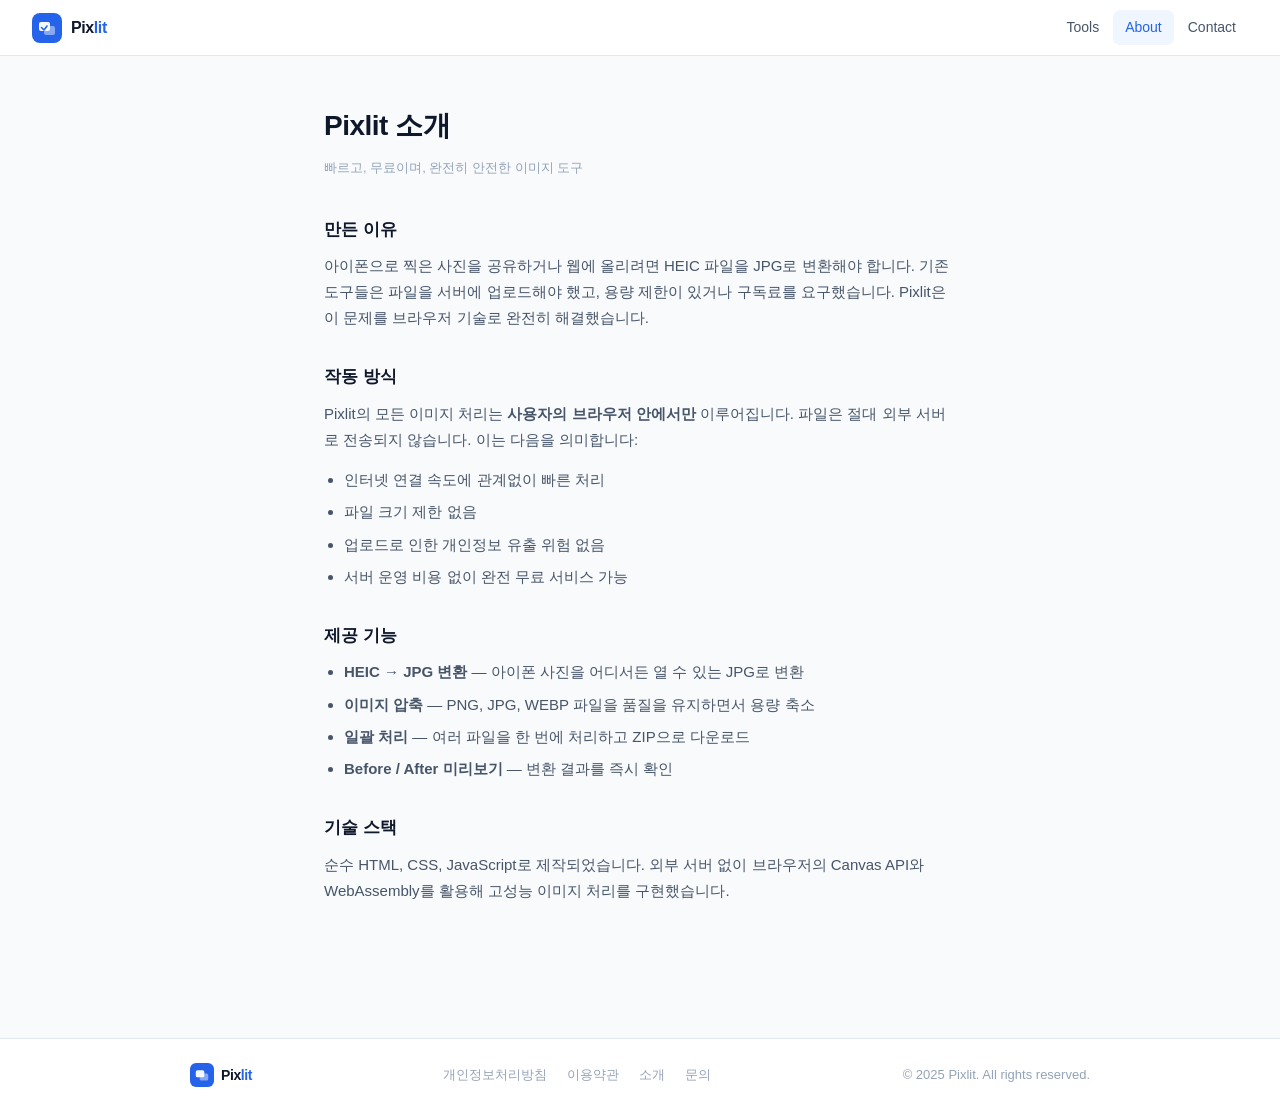
<file: about.html>
<!DOCTYPE html>
<html lang="ko">
<head>
  <meta charset="UTF-8" />
  <meta name="viewport" content="width=device-width, initial-scale=1.0" />
  <title>소개 — Pixlit</title>
  <link rel="stylesheet" href="../css/style.css" />
</head>
<body>
  <nav class="navbar">
    <a href="../index.html" class="logo">
      <div class="logo-icon"><svg width="18" height="18" viewBox="0 0 18 18" fill="none"><rect x="1" y="3" width="11" height="9" rx="2" fill="white" opacity="0.95"/><rect x="6" y="7" width="11" height="9" rx="2" fill="white" opacity="0.45"/><path d="M3.5 8.5L6 11L9 7" stroke="#2563EB" stroke-width="1.6" stroke-linecap="round" stroke-linejoin="round"/></svg></div>
      <span class="logo-name">Pix<span>lit</span></span>
    </a>
    <div class="nav-links">
      <a href="../index.html" class="nav-link">Tools</a>
      <a href="about.html" class="nav-link active">About</a>
      <a href="contact.html" class="nav-link">Contact</a>
    </div>
  </nav>

  <main class="simple-page">
    <h1>Pixlit 소개</h1>
    <p class="page-date">빠르고, 무료이며, 완전히 안전한 이미지 도구</p>

    <h2>만든 이유</h2>
    <p>아이폰으로 찍은 사진을 공유하거나 웹에 올리려면 HEIC 파일을 JPG로 변환해야 합니다. 기존 도구들은 파일을 서버에 업로드해야 했고, 용량 제한이 있거나 구독료를 요구했습니다. Pixlit은 이 문제를 브라우저 기술로 완전히 해결했습니다.</p>

    <h2>작동 방식</h2>
    <p>Pixlit의 모든 이미지 처리는 <strong>사용자의 브라우저 안에서만</strong> 이루어집니다. 파일은 절대 외부 서버로 전송되지 않습니다. 이는 다음을 의미합니다:</p>
    <ul>
      <li>인터넷 연결 속도에 관계없이 빠른 처리</li>
      <li>파일 크기 제한 없음</li>
      <li>업로드로 인한 개인정보 유출 위험 없음</li>
      <li>서버 운영 비용 없이 완전 무료 서비스 가능</li>
    </ul>

    <h2>제공 기능</h2>
    <ul>
      <li><strong>HEIC → JPG 변환</strong> — 아이폰 사진을 어디서든 열 수 있는 JPG로 변환</li>
      <li><strong>이미지 압축</strong> — PNG, JPG, WEBP 파일을 품질을 유지하면서 용량 축소</li>
      <li><strong>일괄 처리</strong> — 여러 파일을 한 번에 처리하고 ZIP으로 다운로드</li>
      <li><strong>Before / After 미리보기</strong> — 변환 결과를 즉시 확인</li>
    </ul>

    <h2>기술 스택</h2>
    <p>순수 HTML, CSS, JavaScript로 제작되었습니다. 외부 서버 없이 브라우저의 Canvas API와 WebAssembly를 활용해 고성능 이미지 처리를 구현했습니다.</p>
  </main>

  <footer class="footer">
    <div class="footer-inner">
      <a href="../index.html" class="logo" style="gap:7px">
        <div class="logo-icon" style="width:24px;height:24px;border-radius:6px"><svg width="14" height="14" viewBox="0 0 18 18" fill="none"><rect x="1" y="3" width="11" height="9" rx="2" fill="white" opacity="0.95"/><rect x="6" y="7" width="11" height="9" rx="2" fill="white" opacity="0.45"/></svg></div>
        <span class="logo-name" style="font-size:14px">Pix<span>lit</span></span>
      </a>
      <div class="footer-links">
        <a href="privacy.html" class="footer-link">개인정보처리방침</a>
        <a href="terms.html" class="footer-link">이용약관</a>
        <a href="about.html" class="footer-link">소개</a>
        <a href="contact.html" class="footer-link">문의</a>
      </div>
      <div class="footer-copy">© 2025 Pixlit. All rights reserved.</div>
    </div>
  </footer>
</body>
</html>
</file>
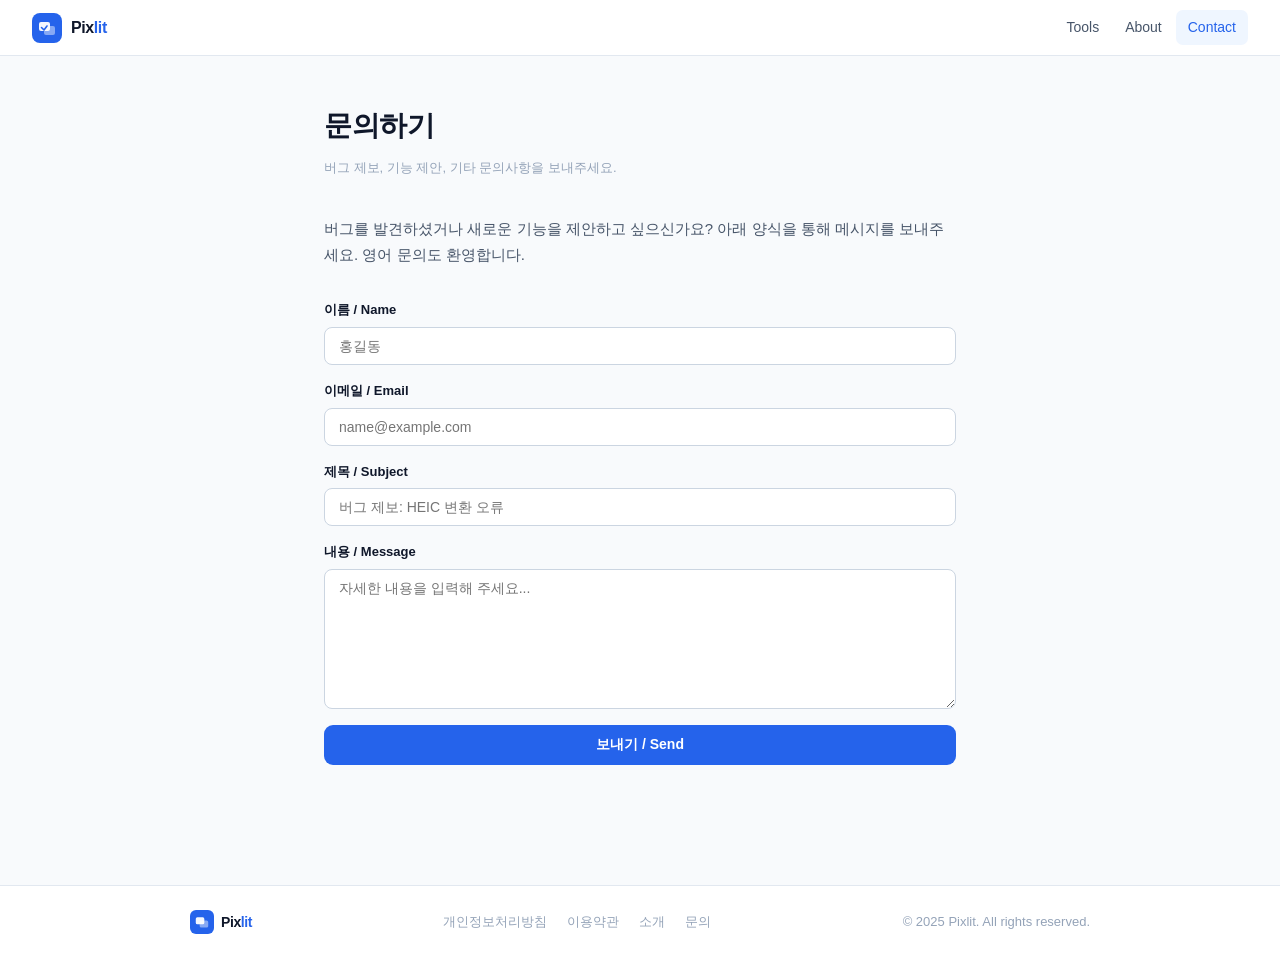
<file: contact.html>
<!DOCTYPE html>
<html lang="ko">
<head>
  <meta charset="UTF-8" />
  <meta name="viewport" content="width=device-width, initial-scale=1.0" />
  <title>문의 — Pixlit</title>
  <link rel="stylesheet" href="../css/style.css" />
</head>
<body>
  <nav class="navbar">
    <a href="../index.html" class="logo">
      <div class="logo-icon"><svg width="18" height="18" viewBox="0 0 18 18" fill="none"><rect x="1" y="3" width="11" height="9" rx="2" fill="white" opacity="0.95"/><rect x="6" y="7" width="11" height="9" rx="2" fill="white" opacity="0.45"/><path d="M3.5 8.5L6 11L9 7" stroke="#2563EB" stroke-width="1.6" stroke-linecap="round" stroke-linejoin="round"/></svg></div>
      <span class="logo-name">Pix<span>lit</span></span>
    </a>
    <div class="nav-links">
      <a href="../index.html" class="nav-link">Tools</a>
      <a href="about.html" class="nav-link">About</a>
      <a href="contact.html" class="nav-link active">Contact</a>
    </div>
  </nav>

  <main class="simple-page">
    <h1>문의하기</h1>
    <p class="page-date">버그 제보, 기능 제안, 기타 문의사항을 보내주세요.</p>

    <p>버그를 발견하셨거나 새로운 기능을 제안하고 싶으신가요? 아래 양식을 통해 메시지를 보내주세요. 영어 문의도 환영합니다.</p>

    <div class="contact-form" id="contact-form">
      <div class="form-group">
        <label class="form-label" for="contact-name">이름 / Name</label>
        <input class="form-input" type="text" id="contact-name" placeholder="홍길동" autocomplete="name" />
      </div>
      <div class="form-group">
        <label class="form-label" for="contact-email">이메일 / Email</label>
        <input class="form-input" type="email" id="contact-email" placeholder="name@example.com" autocomplete="email" />
      </div>
      <div class="form-group">
        <label class="form-label" for="contact-subject">제목 / Subject</label>
        <input class="form-input" type="text" id="contact-subject" placeholder="버그 제보: HEIC 변환 오류" />
      </div>
      <div class="form-group">
        <label class="form-label" for="contact-message">내용 / Message</label>
        <textarea class="form-textarea" id="contact-message" placeholder="자세한 내용을 입력해 주세요..."></textarea>
      </div>
      <button class="btn-primary" style="width:auto;padding:11px 28px;position:relative" onclick="submitContact()">
        <span>보내기 / Send</span>
      </button>
      <div id="contact-success" style="display:none;padding:14px;background:#DCFCE7;border-radius:8px;color:#15803D;font-size:14px;font-weight:500;">
        메시지가 전송되었습니다. 감사합니다! / Message sent. Thank you!
      </div>
    </div>
  </main>

  <footer class="footer">
    <div class="footer-inner">
      <a href="../index.html" class="logo" style="gap:7px">
        <div class="logo-icon" style="width:24px;height:24px;border-radius:6px"><svg width="14" height="14" viewBox="0 0 18 18" fill="none"><rect x="1" y="3" width="11" height="9" rx="2" fill="white" opacity="0.95"/><rect x="6" y="7" width="11" height="9" rx="2" fill="white" opacity="0.45"/></svg></div>
        <span class="logo-name" style="font-size:14px">Pix<span>lit</span></span>
      </a>
      <div class="footer-links">
        <a href="privacy.html" class="footer-link">개인정보처리방침</a>
        <a href="terms.html" class="footer-link">이용약관</a>
        <a href="about.html" class="footer-link">소개</a>
        <a href="contact.html" class="footer-link">문의</a>
      </div>
      <div class="footer-copy">© 2025 Pixlit. All rights reserved.</div>
    </div>
  </footer>

  <script>
    function submitContact() {
      const name    = document.getElementById('contact-name').value.trim();
      const email   = document.getElementById('contact-email').value.trim();
      const message = document.getElementById('contact-message').value.trim();

      if (!name || !email || !message) {
        alert('이름, 이메일, 내용을 모두 입력해 주세요.\nPlease fill in name, email and message.');
        return;
      }

      // Formspree or EmailJS integration point
      // Replace YOUR_FORM_ID with your Formspree form ID after setup
      // fetch('https://formspree.io/f/YOUR_FORM_ID', {
      //   method: 'POST',
      //   headers: { 'Content-Type': 'application/json' },
      //   body: JSON.stringify({ name, email,
      //     subject: document.getElementById('contact-subject').value,
      //     message })
      // });

      document.getElementById('contact-success').style.display = 'block';
      document.getElementById('contact-form').querySelectorAll('input,textarea,button').forEach(el => el.disabled = true);
    }
  </script>
</body>
</html>
</file>
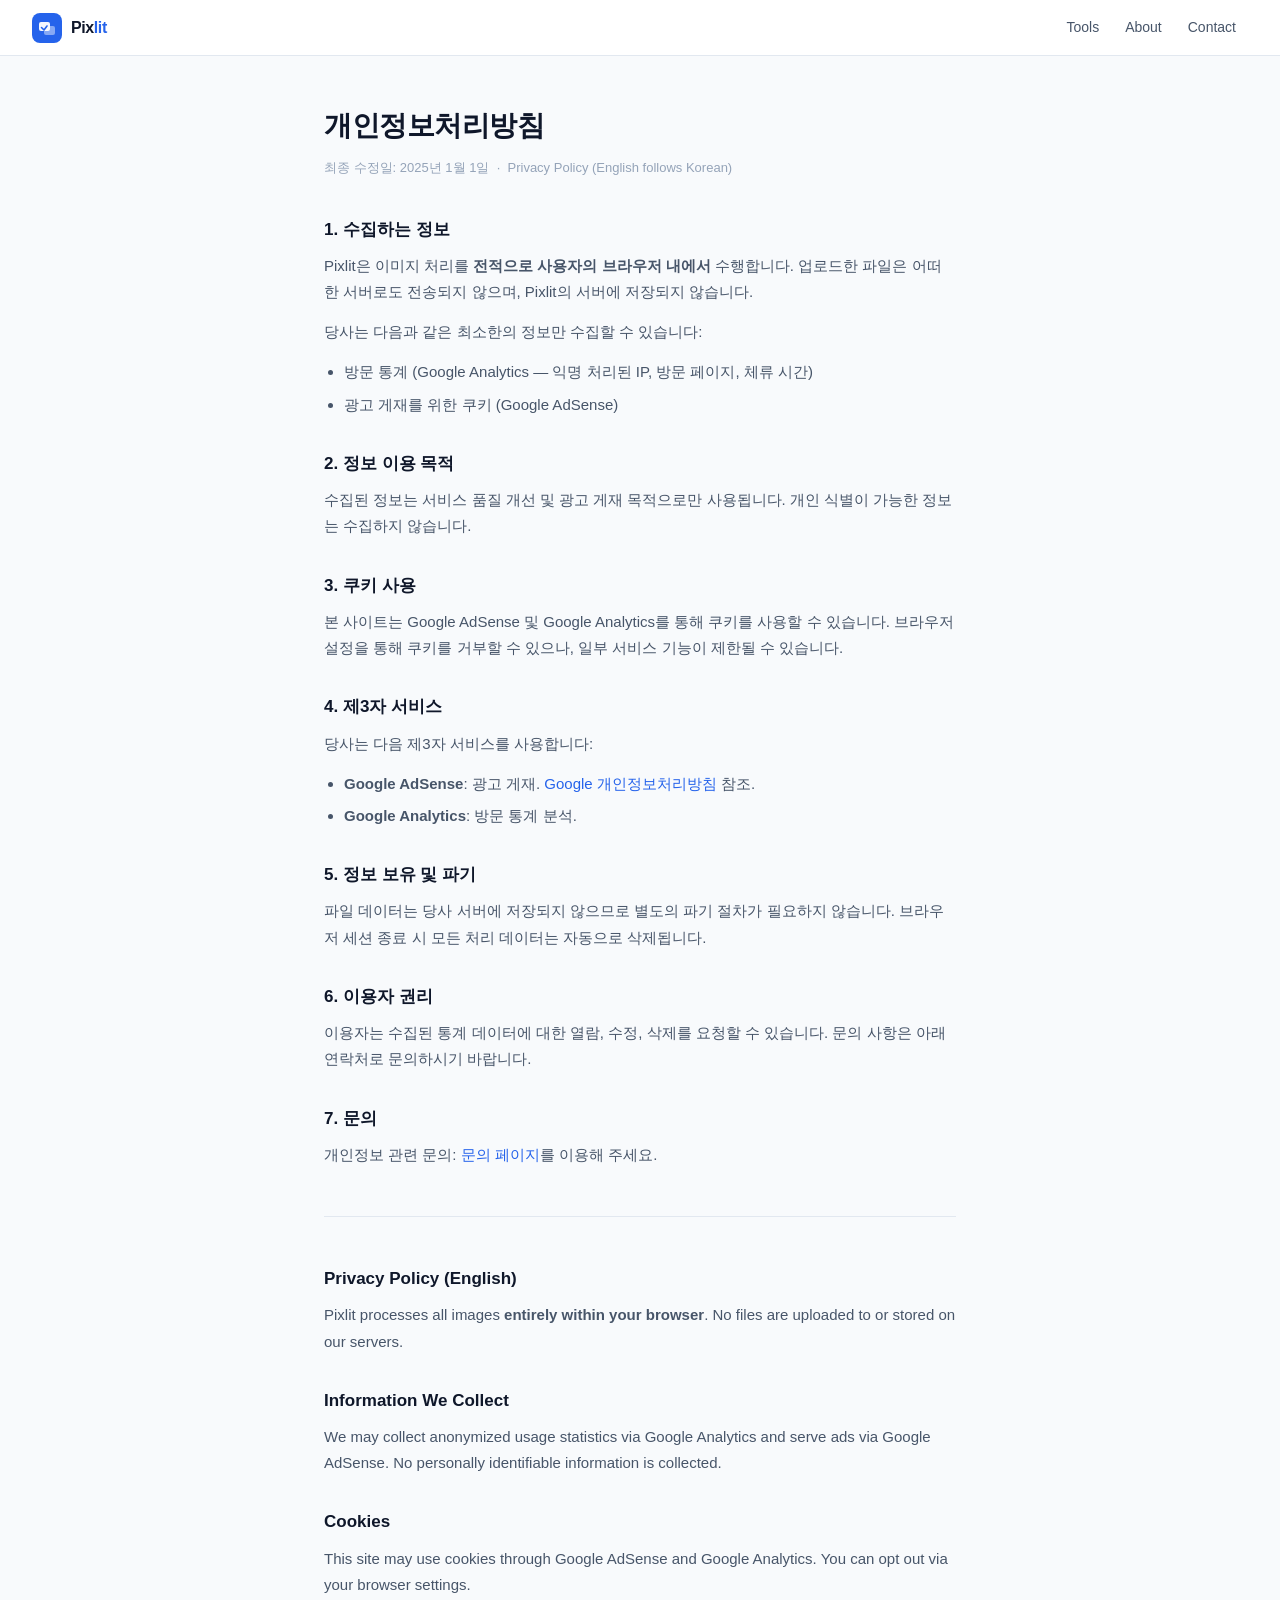
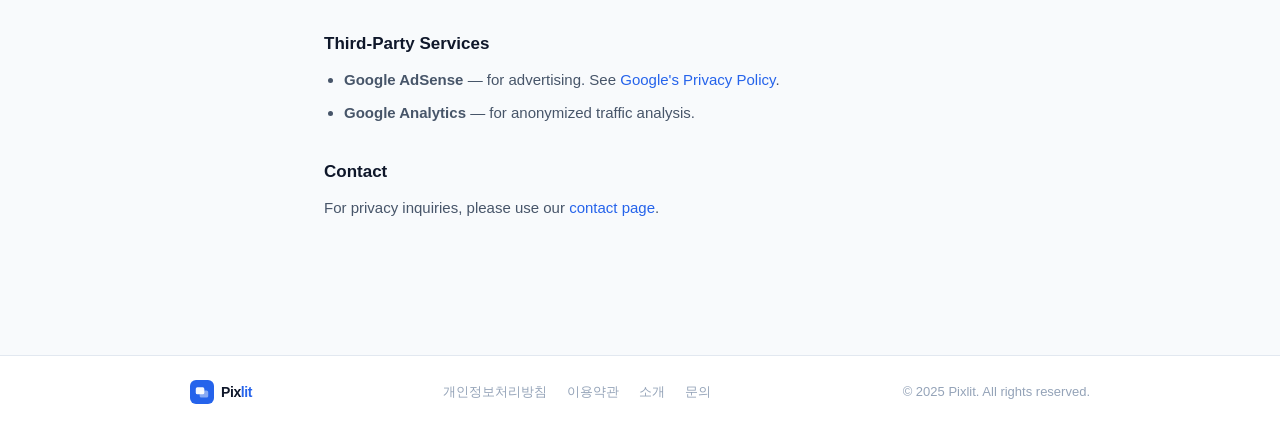
<file: privacy.html>
<!DOCTYPE html>
<html lang="ko">
<head>
  <meta charset="UTF-8" />
  <meta name="viewport" content="width=device-width, initial-scale=1.0" />
  <title>개인정보처리방침 — Pixlit</title>
  <link rel="stylesheet" href="../css/style.css" />
</head>
<body>
  <nav class="navbar">
    <a href="../index.html" class="logo">
      <div class="logo-icon">
        <svg width="18" height="18" viewBox="0 0 18 18" fill="none"><rect x="1" y="3" width="11" height="9" rx="2" fill="white" opacity="0.95"/><rect x="6" y="7" width="11" height="9" rx="2" fill="white" opacity="0.45"/><path d="M3.5 8.5L6 11L9 7" stroke="#2563EB" stroke-width="1.6" stroke-linecap="round" stroke-linejoin="round"/></svg>
      </div>
      <span class="logo-name">Pix<span>lit</span></span>
    </a>
    <div class="nav-links">
      <a href="../index.html" class="nav-link">Tools</a>
      <a href="about.html" class="nav-link">About</a>
      <a href="contact.html" class="nav-link">Contact</a>
    </div>
  </nav>

  <main class="simple-page">
    <h1>개인정보처리방침</h1>
    <p class="page-date">최종 수정일: 2025년 1월 1일 &nbsp;·&nbsp; Privacy Policy (English follows Korean)</p>

    <h2>1. 수집하는 정보</h2>
    <p>Pixlit은 이미지 처리를 <strong>전적으로 사용자의 브라우저 내에서</strong> 수행합니다. 업로드한 파일은 어떠한 서버로도 전송되지 않으며, Pixlit의 서버에 저장되지 않습니다.</p>
    <p>당사는 다음과 같은 최소한의 정보만 수집할 수 있습니다:</p>
    <ul>
      <li>방문 통계 (Google Analytics — 익명 처리된 IP, 방문 페이지, 체류 시간)</li>
      <li>광고 게재를 위한 쿠키 (Google AdSense)</li>
    </ul>

    <h2>2. 정보 이용 목적</h2>
    <p>수집된 정보는 서비스 품질 개선 및 광고 게재 목적으로만 사용됩니다. 개인 식별이 가능한 정보는 수집하지 않습니다.</p>

    <h2>3. 쿠키 사용</h2>
    <p>본 사이트는 Google AdSense 및 Google Analytics를 통해 쿠키를 사용할 수 있습니다. 브라우저 설정을 통해 쿠키를 거부할 수 있으나, 일부 서비스 기능이 제한될 수 있습니다.</p>

    <h2>4. 제3자 서비스</h2>
    <p>당사는 다음 제3자 서비스를 사용합니다:</p>
    <ul>
      <li><strong>Google AdSense</strong>: 광고 게재. <a href="https://policies.google.com/privacy" target="_blank">Google 개인정보처리방침</a> 참조.</li>
      <li><strong>Google Analytics</strong>: 방문 통계 분석.</li>
    </ul>

    <h2>5. 정보 보유 및 파기</h2>
    <p>파일 데이터는 당사 서버에 저장되지 않으므로 별도의 파기 절차가 필요하지 않습니다. 브라우저 세션 종료 시 모든 처리 데이터는 자동으로 삭제됩니다.</p>

    <h2>6. 이용자 권리</h2>
    <p>이용자는 수집된 통계 데이터에 대한 열람, 수정, 삭제를 요청할 수 있습니다. 문의 사항은 아래 연락처로 문의하시기 바랍니다.</p>

    <h2>7. 문의</h2>
    <p>개인정보 관련 문의: <a href="contact.html">문의 페이지</a>를 이용해 주세요.</p>

    <hr style="margin:48px 0;border:none;border-top:0.5px solid var(--border)">

    <h2>Privacy Policy (English)</h2>
    <p>Pixlit processes all images <strong>entirely within your browser</strong>. No files are uploaded to or stored on our servers.</p>

    <h2>Information We Collect</h2>
    <p>We may collect anonymized usage statistics via Google Analytics and serve ads via Google AdSense. No personally identifiable information is collected.</p>

    <h2>Cookies</h2>
    <p>This site may use cookies through Google AdSense and Google Analytics. You can opt out via your browser settings.</p>

    <h2>Third-Party Services</h2>
    <ul>
      <li><strong>Google AdSense</strong> — for advertising. See <a href="https://policies.google.com/privacy" target="_blank">Google's Privacy Policy</a>.</li>
      <li><strong>Google Analytics</strong> — for anonymized traffic analysis.</li>
    </ul>

    <h2>Contact</h2>
    <p>For privacy inquiries, please use our <a href="contact.html">contact page</a>.</p>
  </main>

  <footer class="footer">
    <div class="footer-inner">
      <a href="../index.html" class="logo" style="gap:7px">
        <div class="logo-icon" style="width:24px;height:24px;border-radius:6px"><svg width="14" height="14" viewBox="0 0 18 18" fill="none"><rect x="1" y="3" width="11" height="9" rx="2" fill="white" opacity="0.95"/><rect x="6" y="7" width="11" height="9" rx="2" fill="white" opacity="0.45"/></svg></div>
        <span class="logo-name" style="font-size:14px">Pix<span>lit</span></span>
      </a>
      <div class="footer-links">
        <a href="privacy.html" class="footer-link">개인정보처리방침</a>
        <a href="terms.html" class="footer-link">이용약관</a>
        <a href="about.html" class="footer-link">소개</a>
        <a href="contact.html" class="footer-link">문의</a>
      </div>
      <div class="footer-copy">© 2025 Pixlit. All rights reserved.</div>
    </div>
  </footer>
</body>
</html>
</file>
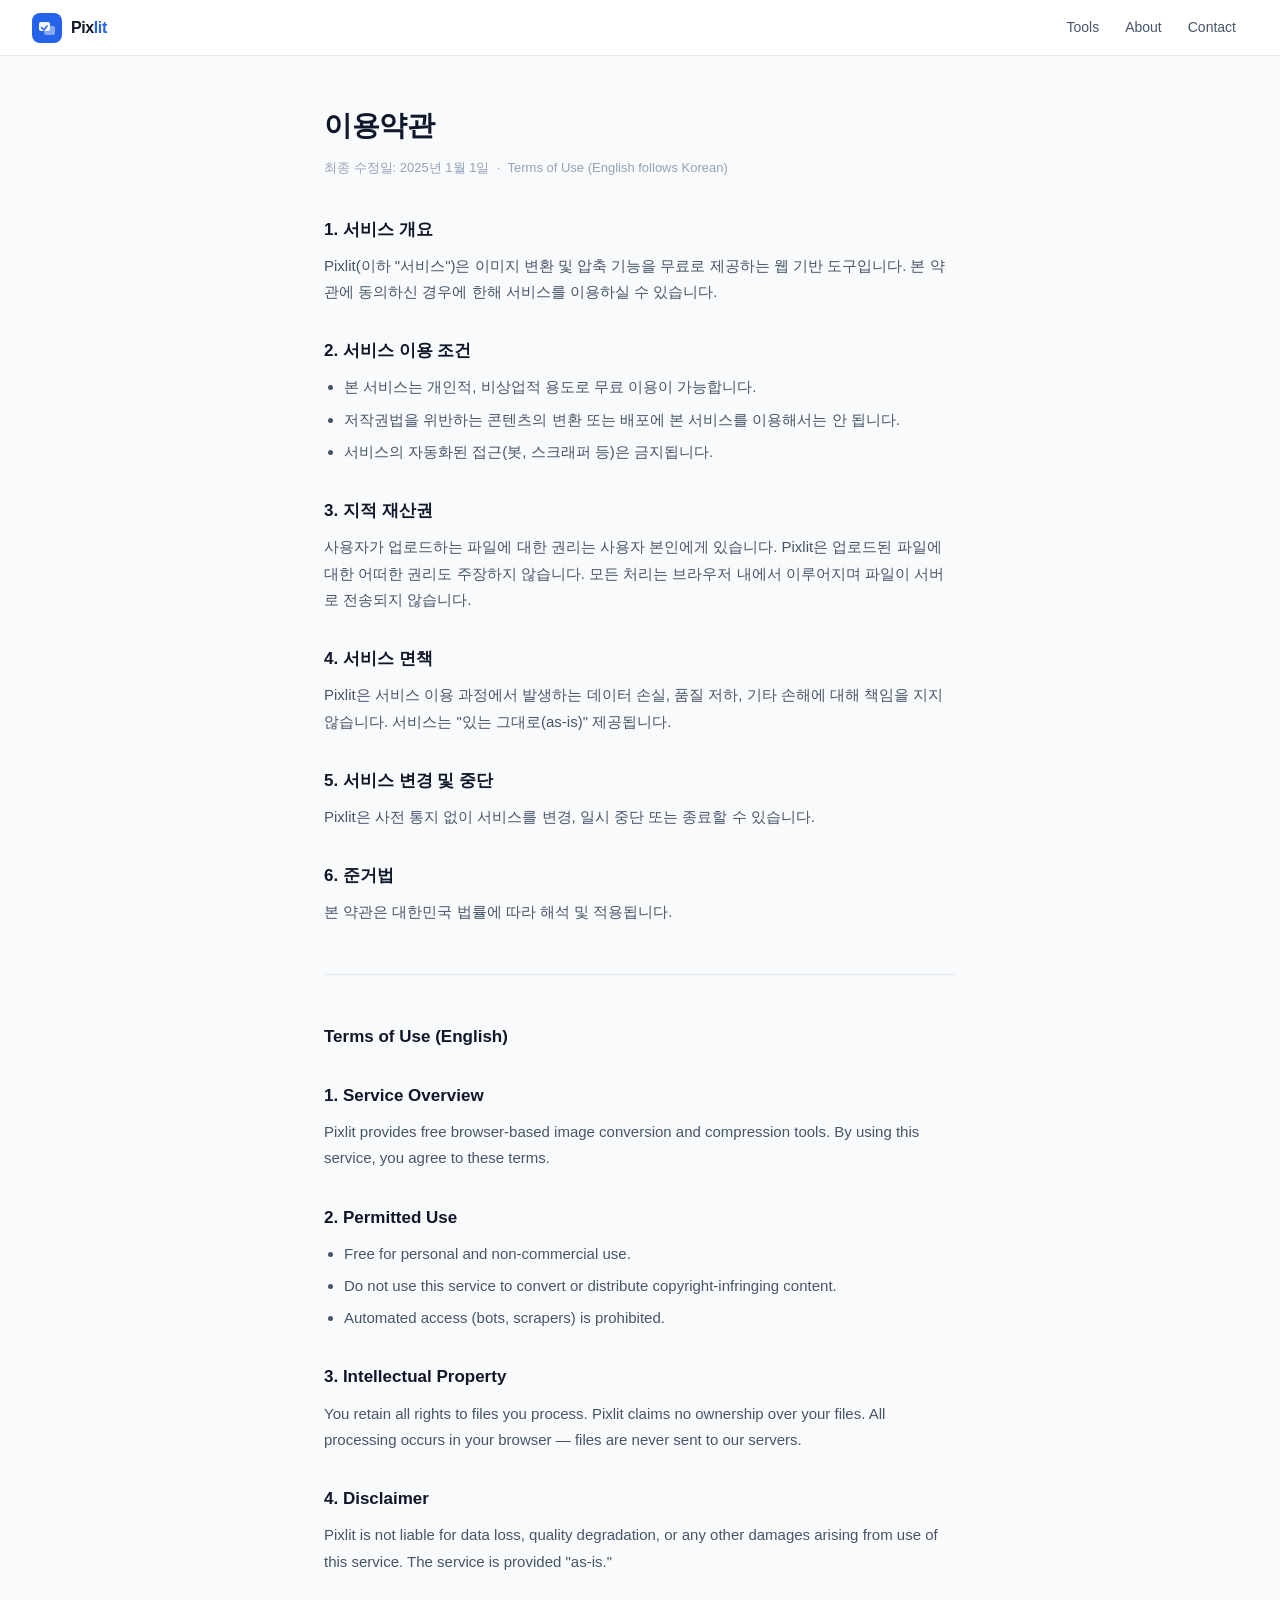
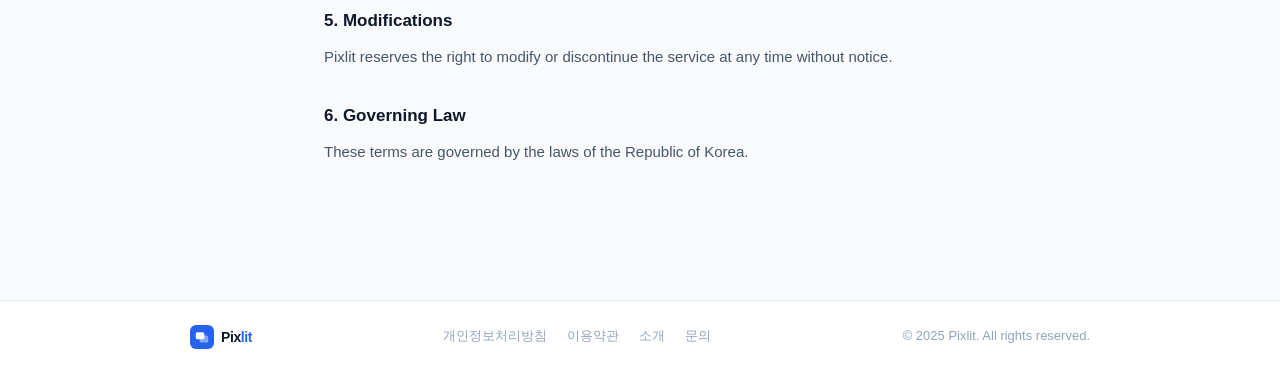
<file: terms.html>
<!DOCTYPE html>
<html lang="ko">
<head>
  <meta charset="UTF-8" />
  <meta name="viewport" content="width=device-width, initial-scale=1.0" />
  <title>이용약관 — Pixlit</title>
  <link rel="stylesheet" href="../css/style.css" />
</head>
<body>
  <nav class="navbar">
    <a href="../index.html" class="logo">
      <div class="logo-icon"><svg width="18" height="18" viewBox="0 0 18 18" fill="none"><rect x="1" y="3" width="11" height="9" rx="2" fill="white" opacity="0.95"/><rect x="6" y="7" width="11" height="9" rx="2" fill="white" opacity="0.45"/><path d="M3.5 8.5L6 11L9 7" stroke="#2563EB" stroke-width="1.6" stroke-linecap="round" stroke-linejoin="round"/></svg></div>
      <span class="logo-name">Pix<span>lit</span></span>
    </a>
    <div class="nav-links">
      <a href="../index.html" class="nav-link">Tools</a>
      <a href="about.html" class="nav-link">About</a>
      <a href="contact.html" class="nav-link">Contact</a>
    </div>
  </nav>

  <main class="simple-page">
    <h1>이용약관</h1>
    <p class="page-date">최종 수정일: 2025년 1월 1일 &nbsp;·&nbsp; Terms of Use (English follows Korean)</p>

    <h2>1. 서비스 개요</h2>
    <p>Pixlit(이하 "서비스")은 이미지 변환 및 압축 기능을 무료로 제공하는 웹 기반 도구입니다. 본 약관에 동의하신 경우에 한해 서비스를 이용하실 수 있습니다.</p>

    <h2>2. 서비스 이용 조건</h2>
    <ul>
      <li>본 서비스는 개인적, 비상업적 용도로 무료 이용이 가능합니다.</li>
      <li>저작권법을 위반하는 콘텐츠의 변환 또는 배포에 본 서비스를 이용해서는 안 됩니다.</li>
      <li>서비스의 자동화된 접근(봇, 스크래퍼 등)은 금지됩니다.</li>
    </ul>

    <h2>3. 지적 재산권</h2>
    <p>사용자가 업로드하는 파일에 대한 권리는 사용자 본인에게 있습니다. Pixlit은 업로드된 파일에 대한 어떠한 권리도 주장하지 않습니다. 모든 처리는 브라우저 내에서 이루어지며 파일이 서버로 전송되지 않습니다.</p>

    <h2>4. 서비스 면책</h2>
    <p>Pixlit은 서비스 이용 과정에서 발생하는 데이터 손실, 품질 저하, 기타 손해에 대해 책임을 지지 않습니다. 서비스는 "있는 그대로(as-is)" 제공됩니다.</p>

    <h2>5. 서비스 변경 및 중단</h2>
    <p>Pixlit은 사전 통지 없이 서비스를 변경, 일시 중단 또는 종료할 수 있습니다.</p>

    <h2>6. 준거법</h2>
    <p>본 약관은 대한민국 법률에 따라 해석 및 적용됩니다.</p>

    <hr style="margin:48px 0;border:none;border-top:0.5px solid var(--border)">

    <h2>Terms of Use (English)</h2>

    <h2>1. Service Overview</h2>
    <p>Pixlit provides free browser-based image conversion and compression tools. By using this service, you agree to these terms.</p>

    <h2>2. Permitted Use</h2>
    <ul>
      <li>Free for personal and non-commercial use.</li>
      <li>Do not use this service to convert or distribute copyright-infringing content.</li>
      <li>Automated access (bots, scrapers) is prohibited.</li>
    </ul>

    <h2>3. Intellectual Property</h2>
    <p>You retain all rights to files you process. Pixlit claims no ownership over your files. All processing occurs in your browser — files are never sent to our servers.</p>

    <h2>4. Disclaimer</h2>
    <p>Pixlit is not liable for data loss, quality degradation, or any other damages arising from use of this service. The service is provided "as-is."</p>

    <h2>5. Modifications</h2>
    <p>Pixlit reserves the right to modify or discontinue the service at any time without notice.</p>

    <h2>6. Governing Law</h2>
    <p>These terms are governed by the laws of the Republic of Korea.</p>
  </main>

  <footer class="footer">
    <div class="footer-inner">
      <a href="../index.html" class="logo" style="gap:7px">
        <div class="logo-icon" style="width:24px;height:24px;border-radius:6px"><svg width="14" height="14" viewBox="0 0 18 18" fill="none"><rect x="1" y="3" width="11" height="9" rx="2" fill="white" opacity="0.95"/><rect x="6" y="7" width="11" height="9" rx="2" fill="white" opacity="0.45"/></svg></div>
        <span class="logo-name" style="font-size:14px">Pix<span>lit</span></span>
      </a>
      <div class="footer-links">
        <a href="privacy.html" class="footer-link">개인정보처리방침</a>
        <a href="terms.html" class="footer-link">이용약관</a>
        <a href="about.html" class="footer-link">소개</a>
        <a href="contact.html" class="footer-link">문의</a>
      </div>
      <div class="footer-copy">© 2025 Pixlit. All rights reserved.</div>
    </div>
  </footer>
</body>
</html>
</file>
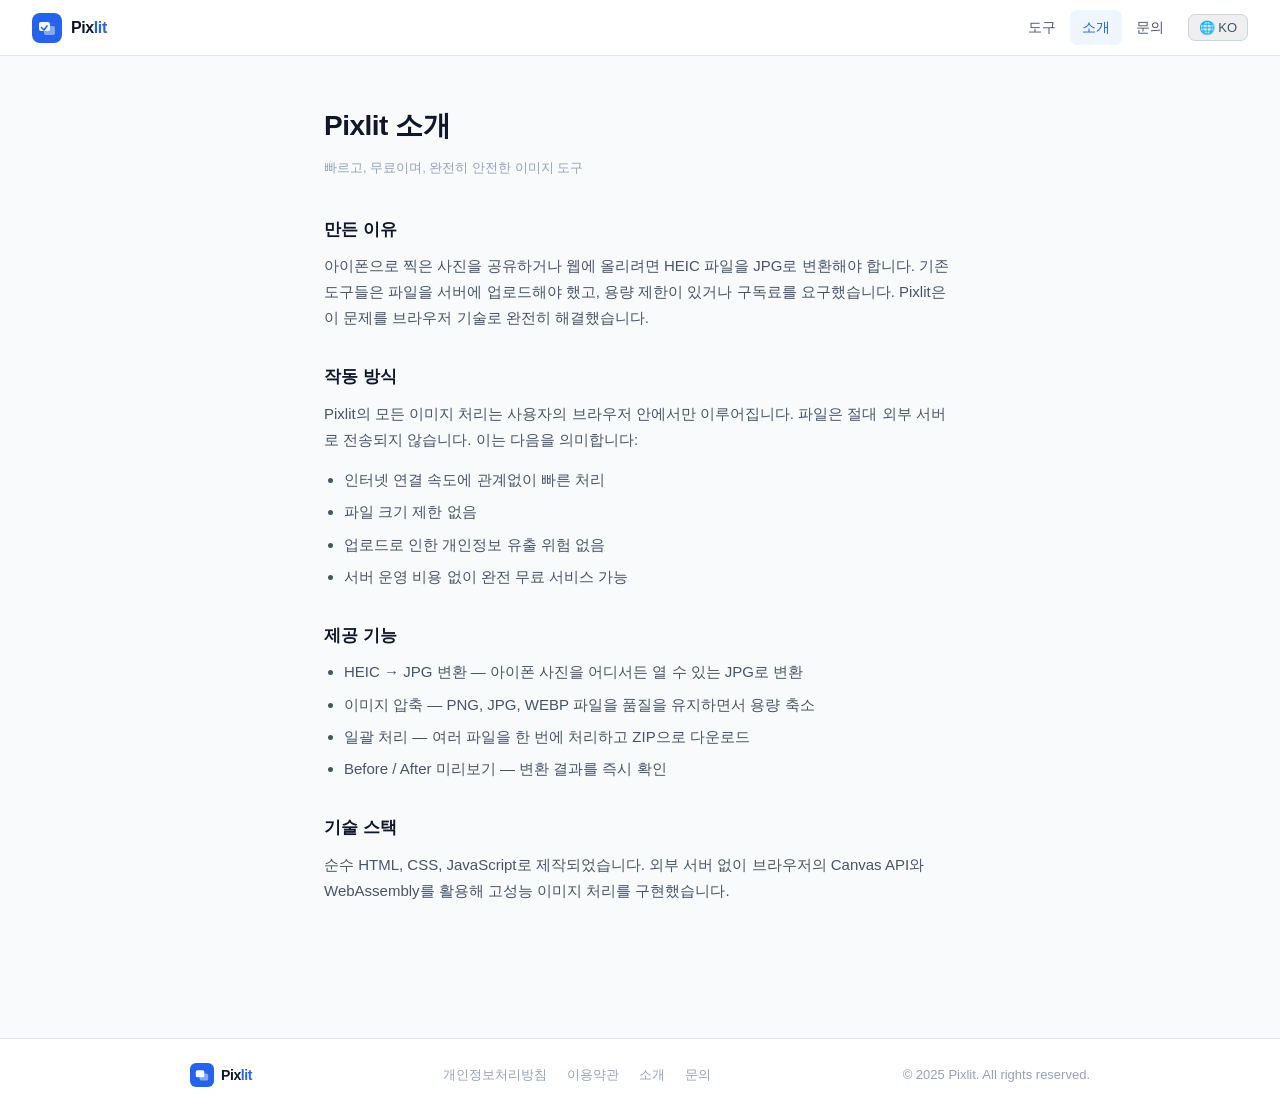
<file: pages/about.html>
<!DOCTYPE html>
<html lang="ko">
<head>
  <meta charset="UTF-8" />
  <meta name="viewport" content="width=device-width, initial-scale=1.0" />
  <meta name="description" content="Pixlit 소개 — 브라우저에서 직접 처리하는 무료 HEIC JPG 변환 및 이미지 압축 도구. 파일이 서버로 전송되지 않아 완전히 안전합니다." />
  <title data-ko="소개 — Pixlit" data-en="About — Pixlit">소개 — Pixlit</title>
  <link rel="icon" type="image/svg+xml" href="../favicon.svg" />
  <link rel="stylesheet" href="../css/style.css" />
</head>
<body>
  <nav class="navbar">
    <a href="../index.html" class="logo">
      <div class="logo-icon"><svg width="18" height="18" viewBox="0 0 18 18" fill="none"><rect x="1" y="3" width="11" height="9" rx="2" fill="white" opacity="0.95"/><rect x="6" y="7" width="11" height="9" rx="2" fill="white" opacity="0.45"/><path d="M3.5 8.5L6 11L9 7" stroke="#2563EB" stroke-width="1.6" stroke-linecap="round" stroke-linejoin="round"/></svg></div>
      <span class="logo-name">Pix<span>lit</span></span>
    </a>
    <div class="nav-links">
      <a href="../index.html" class="nav-link" data-ko="도구" data-en="Tools">도구</a>
      <a href="about.html" class="nav-link active" data-ko="소개" data-en="About">소개</a>
      <a href="contact.html" class="nav-link" data-ko="문의" data-en="Contact">문의</a>
      <button class="nav-lang" onclick="toggleLang()" id="lang-btn">🌐 KO</button>
    </div>
  </nav>

  <main class="simple-page">
    <h1 data-ko="Pixlit 소개" data-en="About Pixlit">Pixlit 소개</h1>
    <p class="page-date" data-ko="빠르고, 무료이며, 완전히 안전한 이미지 도구" data-en="Fast, free, and completely private image tools">빠르고, 무료이며, 완전히 안전한 이미지 도구</p>

    <h2 data-ko="만든 이유" data-en="Why we built this">만든 이유</h2>
    <p data-ko="아이폰으로 찍은 사진을 공유하거나 웹에 올리려면 HEIC 파일을 JPG로 변환해야 합니다. 기존 도구들은 파일을 서버에 업로드해야 했고, 용량 제한이 있거나 구독료를 요구했습니다. Pixlit은 이 문제를 브라우저 기술로 완전히 해결했습니다."
       data-en="Sharing iPhone photos often means converting HEIC files to JPG first. Existing tools required server uploads, imposed file size limits, or charged subscription fees. Pixlit solves this entirely in the browser.">
      아이폰으로 찍은 사진을 공유하거나 웹에 올리려면 HEIC 파일을 JPG로 변환해야 합니다. 기존 도구들은 파일을 서버에 업로드해야 했고, 용량 제한이 있거나 구독료를 요구했습니다. Pixlit은 이 문제를 브라우저 기술로 완전히 해결했습니다.
    </p>

    <h2 data-ko="작동 방식" data-en="How it works">작동 방식</h2>
    <p data-ko="Pixlit의 모든 이미지 처리는 사용자의 브라우저 안에서만 이루어집니다. 파일은 절대 외부 서버로 전송되지 않습니다. 이는 다음을 의미합니다:"
       data-en="All image processing happens entirely inside your browser. Files are never sent to external servers. This means:">
      Pixlit의 모든 이미지 처리는 <strong>사용자의 브라우저 안에서만</strong> 이루어집니다. 파일은 절대 외부 서버로 전송되지 않습니다. 이는 다음을 의미합니다:
    </p>
    <ul id="how-list">
      <li data-ko="인터넷 연결 속도에 관계없이 빠른 처리" data-en="Fast processing regardless of internet speed">인터넷 연결 속도에 관계없이 빠른 처리</li>
      <li data-ko="파일 크기 제한 없음" data-en="No file size limits">파일 크기 제한 없음</li>
      <li data-ko="업로드로 인한 개인정보 유출 위험 없음" data-en="No privacy risk from uploading files">업로드로 인한 개인정보 유출 위험 없음</li>
      <li data-ko="서버 운영 비용 없이 완전 무료 서비스 가능" data-en="100% free with no server costs">서버 운영 비용 없이 완전 무료 서비스 가능</li>
    </ul>

    <h2 data-ko="제공 기능" data-en="Features">제공 기능</h2>
    <ul id="features-list">
      <li data-ko="HEIC → JPG 변환 — 아이폰 사진을 어디서든 열 수 있는 JPG로 변환" data-en="HEIC → JPG conversion — convert iPhone photos to universally supported JPG"><strong>HEIC → JPG 변환</strong> — 아이폰 사진을 어디서든 열 수 있는 JPG로 변환</li>
      <li data-ko="이미지 압축 — PNG, JPG, WEBP 파일을 품질을 유지하면서 용량 축소" data-en="Image compression — reduce PNG, JPG, WEBP file sizes while preserving quality"><strong>이미지 압축</strong> — PNG, JPG, WEBP 파일을 품질을 유지하면서 용량 축소</li>
      <li data-ko="일괄 처리 — 여러 파일을 한 번에 처리하고 ZIP으로 다운로드" data-en="Batch processing — handle multiple files at once and download as ZIP"><strong>일괄 처리</strong> — 여러 파일을 한 번에 처리하고 ZIP으로 다운로드</li>
      <li data-ko="Before / After 미리보기 — 변환 결과를 즉시 확인" data-en="Before / After preview — instantly see your results"><strong>Before / After 미리보기</strong> — 변환 결과를 즉시 확인</li>
    </ul>

    <h2 data-ko="기술 스택" data-en="Tech stack">기술 스택</h2>
    <p data-ko="순수 HTML, CSS, JavaScript로 제작되었습니다. 외부 서버 없이 브라우저의 Canvas API와 WebAssembly를 활용해 고성능 이미지 처리를 구현했습니다."
       data-en="Built with plain HTML, CSS, and JavaScript. High-performance image processing is achieved using the browser's Canvas API and WebAssembly — no external servers required.">
      순수 HTML, CSS, JavaScript로 제작되었습니다. 외부 서버 없이 브라우저의 Canvas API와 WebAssembly를 활용해 고성능 이미지 처리를 구현했습니다.
    </p>
  </main>

  <footer class="footer">
    <div class="footer-inner">
      <a href="../index.html" class="logo" style="gap:7px">
        <div class="logo-icon" style="width:24px;height:24px;border-radius:6px"><svg width="14" height="14" viewBox="0 0 18 18" fill="none"><rect x="1" y="3" width="11" height="9" rx="2" fill="white" opacity="0.95"/><rect x="6" y="7" width="11" height="9" rx="2" fill="white" opacity="0.45"/></svg></div>
        <span class="logo-name" style="font-size:14px">Pix<span>lit</span></span>
      </a>
      <div class="footer-links">
        <a href="privacy.html" class="footer-link" data-ko="개인정보처리방침" data-en="Privacy policy">개인정보처리방침</a>
        <a href="terms.html" class="footer-link" data-ko="이용약관" data-en="Terms of use">이용약관</a>
        <a href="about.html" class="footer-link" data-ko="소개" data-en="About">소개</a>
        <a href="contact.html" class="footer-link" data-ko="문의" data-en="Contact">문의</a>
      </div>
      <div class="footer-copy">© 2025 Pixlit. All rights reserved.</div>
    </div>
  </footer>

  <script>
    const _lang = { current: localStorage.getItem('pixlit-lang') || 'ko' };
    function toggleLang() {
      _lang.current = _lang.current === 'ko' ? 'en' : 'ko';
      localStorage.setItem('pixlit-lang', _lang.current);
      applyLang();
    }
    function applyLang() {
      const l = _lang.current;
      document.getElementById('lang-btn').textContent = l === 'ko' ? '🌐 KO' : '🌐 EN';
      document.querySelectorAll('[data-ko]').forEach(el => {
        const val = el.getAttribute('data-' + l);
        if (val !== null) el.innerHTML = val;
      });
      document.title = l === 'ko' ? '소개 — Pixlit' : 'About — Pixlit';
    }
    document.addEventListener('DOMContentLoaded', applyLang);
  </script>
</body>
</html>
</file>
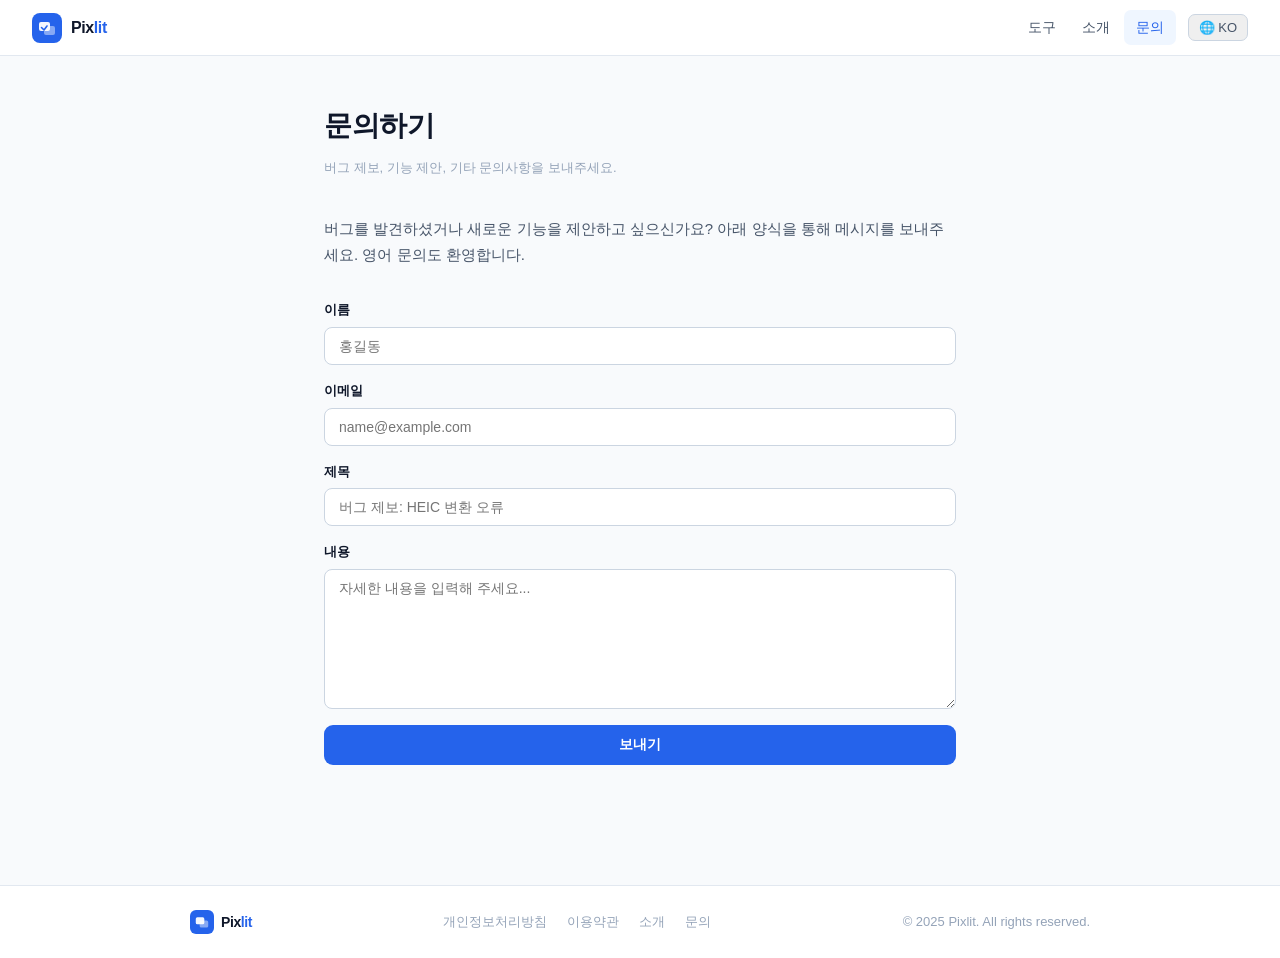
<file: pages/contact.html>
<!DOCTYPE html>
<html lang="ko">
<head>
  <meta charset="UTF-8" />
  <meta name="viewport" content="width=device-width, initial-scale=1.0" />
  <meta name="description" content="Pixlit 문의하기 — 버그 제보, 기능 제안 등 궁금한 점을 보내주세요. HEIC JPG 변환 및 이미지 압축 도구 Pixlit." />
  <title>문의 — Pixlit</title>
  <link rel="icon" type="image/svg+xml" href="../favicon.svg" />
  <link rel="stylesheet" href="../css/style.css" />
</head>
<body>
  <nav class="navbar">
    <a href="../index.html" class="logo">
      <div class="logo-icon"><svg width="18" height="18" viewBox="0 0 18 18" fill="none"><rect x="1" y="3" width="11" height="9" rx="2" fill="white" opacity="0.95"/><rect x="6" y="7" width="11" height="9" rx="2" fill="white" opacity="0.45"/><path d="M3.5 8.5L6 11L9 7" stroke="#2563EB" stroke-width="1.6" stroke-linecap="round" stroke-linejoin="round"/></svg></div>
      <span class="logo-name">Pix<span>lit</span></span>
    </a>
    <div class="nav-links">
      <a href="../index.html" class="nav-link" data-ko="도구" data-en="Tools">도구</a>
      <a href="about.html" class="nav-link" data-ko="소개" data-en="About">소개</a>
      <a href="contact.html" class="nav-link active" data-ko="문의" data-en="Contact">문의</a>
      <button class="nav-lang" onclick="toggleLang()" id="lang-btn">🌐 KO</button>
    </div>
  </nav>

  <main class="simple-page">
    <h1 data-ko="문의하기" data-en="Contact us">문의하기</h1>
    <p class="page-date" data-ko="버그 제보, 기능 제안, 기타 문의사항을 보내주세요." data-en="Report bugs, suggest features, or send us a message.">버그 제보, 기능 제안, 기타 문의사항을 보내주세요.</p>

    <p data-ko="버그를 발견하셨거나 새로운 기능을 제안하고 싶으신가요? 아래 양식을 통해 메시지를 보내주세요. 영어 문의도 환영합니다."
       data-en="Found a bug or have a feature idea? Send us a message using the form below. We read every message.">
      버그를 발견하셨거나 새로운 기능을 제안하고 싶으신가요? 아래 양식을 통해 메시지를 보내주세요. 영어 문의도 환영합니다.
    </p>

    <div class="contact-form" id="contact-form">
      <div class="form-group">
        <label class="form-label" for="contact-name" data-ko="이름" data-en="Name">이름</label>
        <input class="form-input" type="text" id="contact-name" data-placeholder-ko="홍길동" data-placeholder-en="Jane Smith" placeholder="홍길동" autocomplete="name" />
      </div>
      <div class="form-group">
        <label class="form-label" for="contact-email" data-ko="이메일" data-en="Email">이메일</label>
        <input class="form-input" type="email" id="contact-email" placeholder="name@example.com" autocomplete="email" />
      </div>
      <div class="form-group">
        <label class="form-label" for="contact-subject" data-ko="제목" data-en="Subject">제목</label>
        <input class="form-input" type="text" id="contact-subject"
          data-placeholder-ko="버그 제보: HEIC 변환 오류"
          data-placeholder-en="Bug report: HEIC conversion error"
          placeholder="버그 제보: HEIC 변환 오류" />
      </div>
      <div class="form-group">
        <label class="form-label" for="contact-message" data-ko="내용" data-en="Message">내용</label>
        <textarea class="form-textarea" id="contact-message"
          data-placeholder-ko="자세한 내용을 입력해 주세요..."
          data-placeholder-en="Please describe your issue or suggestion in detail..."
          placeholder="자세한 내용을 입력해 주세요..."></textarea>
      </div>
      <button class="btn-primary" style="width:auto;padding:11px 28px;position:relative" onclick="submitContact()">
        <span id="submit-label" data-ko="보내기" data-en="Send">보내기</span>
      </button>
      <div id="contact-success" style="display:none;padding:14px;background:#DCFCE7;border-radius:8px;color:#15803D;font-size:14px;font-weight:500;">
        <span data-ko="메시지가 전송되었습니다. 감사합니다!" data-en="Message sent. Thank you!">메시지가 전송되었습니다. 감사합니다!</span>
      </div>
    </div>
  </main>

  <footer class="footer">
    <div class="footer-inner">
      <a href="../index.html" class="logo" style="gap:7px">
        <div class="logo-icon" style="width:24px;height:24px;border-radius:6px"><svg width="14" height="14" viewBox="0 0 18 18" fill="none"><rect x="1" y="3" width="11" height="9" rx="2" fill="white" opacity="0.95"/><rect x="6" y="7" width="11" height="9" rx="2" fill="white" opacity="0.45"/></svg></div>
        <span class="logo-name" style="font-size:14px">Pix<span>lit</span></span>
      </a>
      <div class="footer-links">
        <a href="privacy.html" class="footer-link" data-ko="개인정보처리방침" data-en="Privacy policy">개인정보처리방침</a>
        <a href="terms.html" class="footer-link" data-ko="이용약관" data-en="Terms of use">이용약관</a>
        <a href="about.html" class="footer-link" data-ko="소개" data-en="About">소개</a>
        <a href="contact.html" class="footer-link" data-ko="문의" data-en="Contact">문의</a>
      </div>
      <div class="footer-copy">© 2025 Pixlit. All rights reserved.</div>
    </div>
  </footer>

  <script>
    const _lang = { current: localStorage.getItem('pixlit-lang') || 'ko' };

    function toggleLang() {
      _lang.current = _lang.current === 'ko' ? 'en' : 'ko';
      localStorage.setItem('pixlit-lang', _lang.current);
      applyLang();
    }

    function applyLang() {
      const l = _lang.current;
      document.getElementById('lang-btn').textContent = l === 'ko' ? '🌐 KO' : '🌐 EN';
      document.querySelectorAll('[data-ko]').forEach(el => {
        const val = el.getAttribute('data-' + l);
        if (val !== null) el.innerHTML = val;
      });
      document.querySelectorAll('[data-placeholder-ko]').forEach(el => {
        el.placeholder = el.getAttribute('data-placeholder-' + l);
      });
      document.title = l === 'ko' ? '문의 — Pixlit' : 'Contact — Pixlit';
    }

    function submitContact() {
      const name    = document.getElementById('contact-name').value.trim();
      const email   = document.getElementById('contact-email').value.trim();
      const subject = document.getElementById('contact-subject').value.trim();
      const message = document.getElementById('contact-message').value.trim();
      const l = _lang.current;

      if (!name || !email || !message) {
        alert(l === 'ko'
          ? '이름, 이메일, 내용을 모두 입력해 주세요.'
          : 'Please fill in your name, email, and message.');
        return;
      }

      const btn = document.querySelector('#contact-form button');
      btn.disabled = true;
      document.getElementById('submit-label').textContent = l === 'ko' ? '전송 중...' : 'Sending...';

      fetch('https://formspree.io/f/xjgqrgpy', {
        method: 'POST',
        headers: { 'Content-Type': 'application/json', 'Accept': 'application/json' },
        body: JSON.stringify({ name, email, subject, message })
      })
      .then(res => {
        if (res.ok) {
          document.getElementById('contact-success').style.display = 'block';
          document.getElementById('contact-form').querySelectorAll('input,textarea,button').forEach(el => el.disabled = true);
        } else {
          btn.disabled = false;
          document.getElementById('submit-label').textContent = l === 'ko' ? '보내기' : 'Send';
          alert(l === 'ko' ? '전송에 실패했습니다. 다시 시도해 주세요.' : 'Failed to send. Please try again.');
        }
      })
      .catch(() => {
        btn.disabled = false;
        document.getElementById('submit-label').textContent = l === 'ko' ? '보내기' : 'Send';
        alert(l === 'ko' ? '네트워크 오류가 발생했습니다. 다시 시도해 주세요.' : 'Network error. Please try again.');
      });
    }

    document.addEventListener('DOMContentLoaded', applyLang);
  </script>
</body>
</html>
</file>
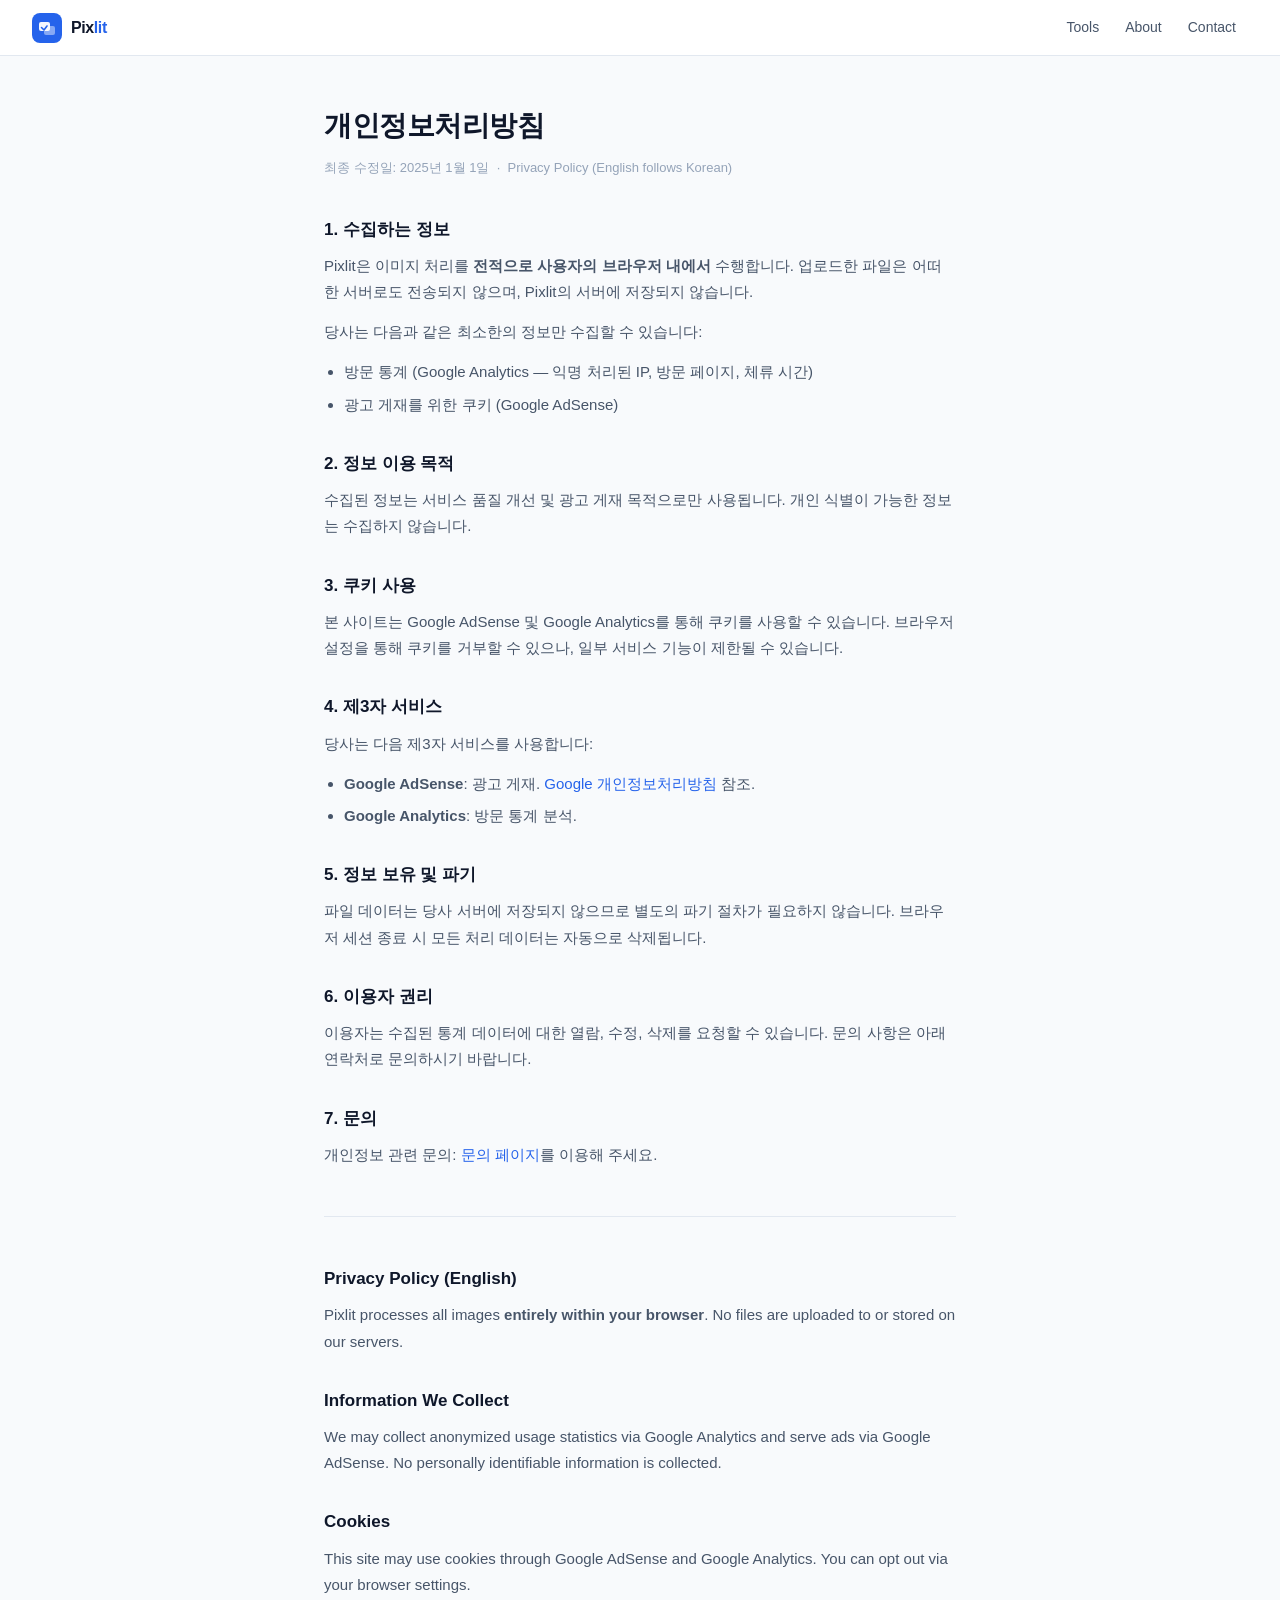
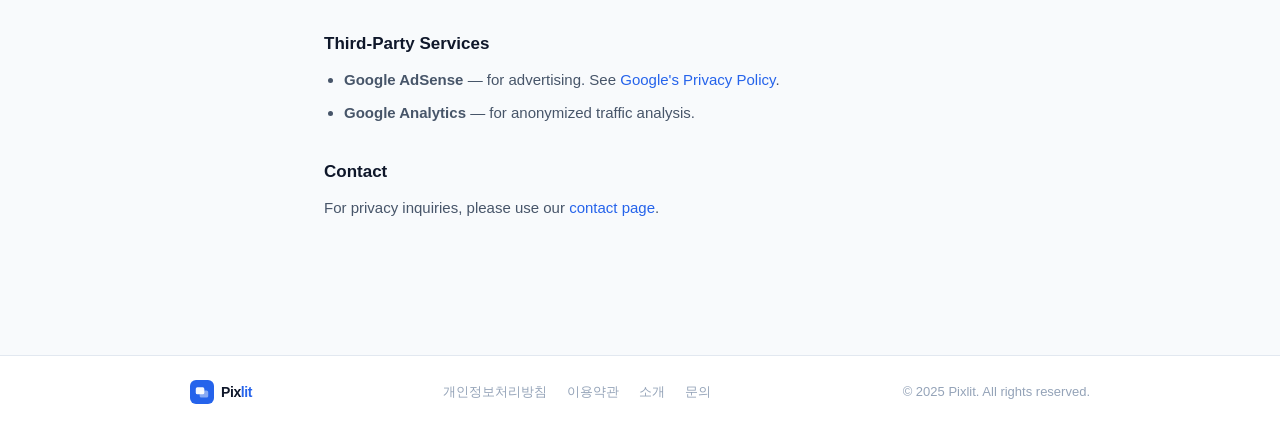
<file: pages/privacy.html>
<!DOCTYPE html>
<html lang="ko">
<head>
  <meta charset="UTF-8" />
  <meta name="viewport" content="width=device-width, initial-scale=1.0" />
  <meta name="description" content="Pixlit 개인정보처리방침 — 이미지 파일은 브라우저에서만 처리되며 서버로 전송되지 않습니다. 개인정보 수집 및 이용에 관한 안내입니다." />
  <title>개인정보처리방침 — Pixlit</title>
  <link rel="icon" type="image/svg+xml" href="../favicon.svg" />
  <link rel="stylesheet" href="../css/style.css" />
</head>
<body>
  <nav class="navbar">
    <a href="../index.html" class="logo">
      <div class="logo-icon">
        <svg width="18" height="18" viewBox="0 0 18 18" fill="none"><rect x="1" y="3" width="11" height="9" rx="2" fill="white" opacity="0.95"/><rect x="6" y="7" width="11" height="9" rx="2" fill="white" opacity="0.45"/><path d="M3.5 8.5L6 11L9 7" stroke="#2563EB" stroke-width="1.6" stroke-linecap="round" stroke-linejoin="round"/></svg>
      </div>
      <span class="logo-name">Pix<span>lit</span></span>
    </a>
    <div class="nav-links">
      <a href="../index.html" class="nav-link">Tools</a>
      <a href="about.html" class="nav-link">About</a>
      <a href="contact.html" class="nav-link">Contact</a>
    </div>
  </nav>

  <main class="simple-page">
    <h1>개인정보처리방침</h1>
    <p class="page-date">최종 수정일: 2025년 1월 1일 &nbsp;·&nbsp; Privacy Policy (English follows Korean)</p>

    <h2>1. 수집하는 정보</h2>
    <p>Pixlit은 이미지 처리를 <strong>전적으로 사용자의 브라우저 내에서</strong> 수행합니다. 업로드한 파일은 어떠한 서버로도 전송되지 않으며, Pixlit의 서버에 저장되지 않습니다.</p>
    <p>당사는 다음과 같은 최소한의 정보만 수집할 수 있습니다:</p>
    <ul>
      <li>방문 통계 (Google Analytics — 익명 처리된 IP, 방문 페이지, 체류 시간)</li>
      <li>광고 게재를 위한 쿠키 (Google AdSense)</li>
    </ul>

    <h2>2. 정보 이용 목적</h2>
    <p>수집된 정보는 서비스 품질 개선 및 광고 게재 목적으로만 사용됩니다. 개인 식별이 가능한 정보는 수집하지 않습니다.</p>

    <h2>3. 쿠키 사용</h2>
    <p>본 사이트는 Google AdSense 및 Google Analytics를 통해 쿠키를 사용할 수 있습니다. 브라우저 설정을 통해 쿠키를 거부할 수 있으나, 일부 서비스 기능이 제한될 수 있습니다.</p>

    <h2>4. 제3자 서비스</h2>
    <p>당사는 다음 제3자 서비스를 사용합니다:</p>
    <ul>
      <li><strong>Google AdSense</strong>: 광고 게재. <a href="https://policies.google.com/privacy" target="_blank">Google 개인정보처리방침</a> 참조.</li>
      <li><strong>Google Analytics</strong>: 방문 통계 분석.</li>
    </ul>

    <h2>5. 정보 보유 및 파기</h2>
    <p>파일 데이터는 당사 서버에 저장되지 않으므로 별도의 파기 절차가 필요하지 않습니다. 브라우저 세션 종료 시 모든 처리 데이터는 자동으로 삭제됩니다.</p>

    <h2>6. 이용자 권리</h2>
    <p>이용자는 수집된 통계 데이터에 대한 열람, 수정, 삭제를 요청할 수 있습니다. 문의 사항은 아래 연락처로 문의하시기 바랍니다.</p>

    <h2>7. 문의</h2>
    <p>개인정보 관련 문의: <a href="contact.html">문의 페이지</a>를 이용해 주세요.</p>

    <hr style="margin:48px 0;border:none;border-top:0.5px solid var(--border)">

    <h2>Privacy Policy (English)</h2>
    <p>Pixlit processes all images <strong>entirely within your browser</strong>. No files are uploaded to or stored on our servers.</p>

    <h2>Information We Collect</h2>
    <p>We may collect anonymized usage statistics via Google Analytics and serve ads via Google AdSense. No personally identifiable information is collected.</p>

    <h2>Cookies</h2>
    <p>This site may use cookies through Google AdSense and Google Analytics. You can opt out via your browser settings.</p>

    <h2>Third-Party Services</h2>
    <ul>
      <li><strong>Google AdSense</strong> — for advertising. See <a href="https://policies.google.com/privacy" target="_blank">Google's Privacy Policy</a>.</li>
      <li><strong>Google Analytics</strong> — for anonymized traffic analysis.</li>
    </ul>

    <h2>Contact</h2>
    <p>For privacy inquiries, please use our <a href="contact.html">contact page</a>.</p>
  </main>

  <footer class="footer">
    <div class="footer-inner">
      <a href="../index.html" class="logo" style="gap:7px">
        <div class="logo-icon" style="width:24px;height:24px;border-radius:6px"><svg width="14" height="14" viewBox="0 0 18 18" fill="none"><rect x="1" y="3" width="11" height="9" rx="2" fill="white" opacity="0.95"/><rect x="6" y="7" width="11" height="9" rx="2" fill="white" opacity="0.45"/></svg></div>
        <span class="logo-name" style="font-size:14px">Pix<span>lit</span></span>
      </a>
      <div class="footer-links">
        <a href="privacy.html" class="footer-link">개인정보처리방침</a>
        <a href="terms.html" class="footer-link">이용약관</a>
        <a href="about.html" class="footer-link">소개</a>
        <a href="contact.html" class="footer-link">문의</a>
      </div>
      <div class="footer-copy">© 2025 Pixlit. All rights reserved.</div>
    </div>
  </footer>
</body>
</html>
</file>
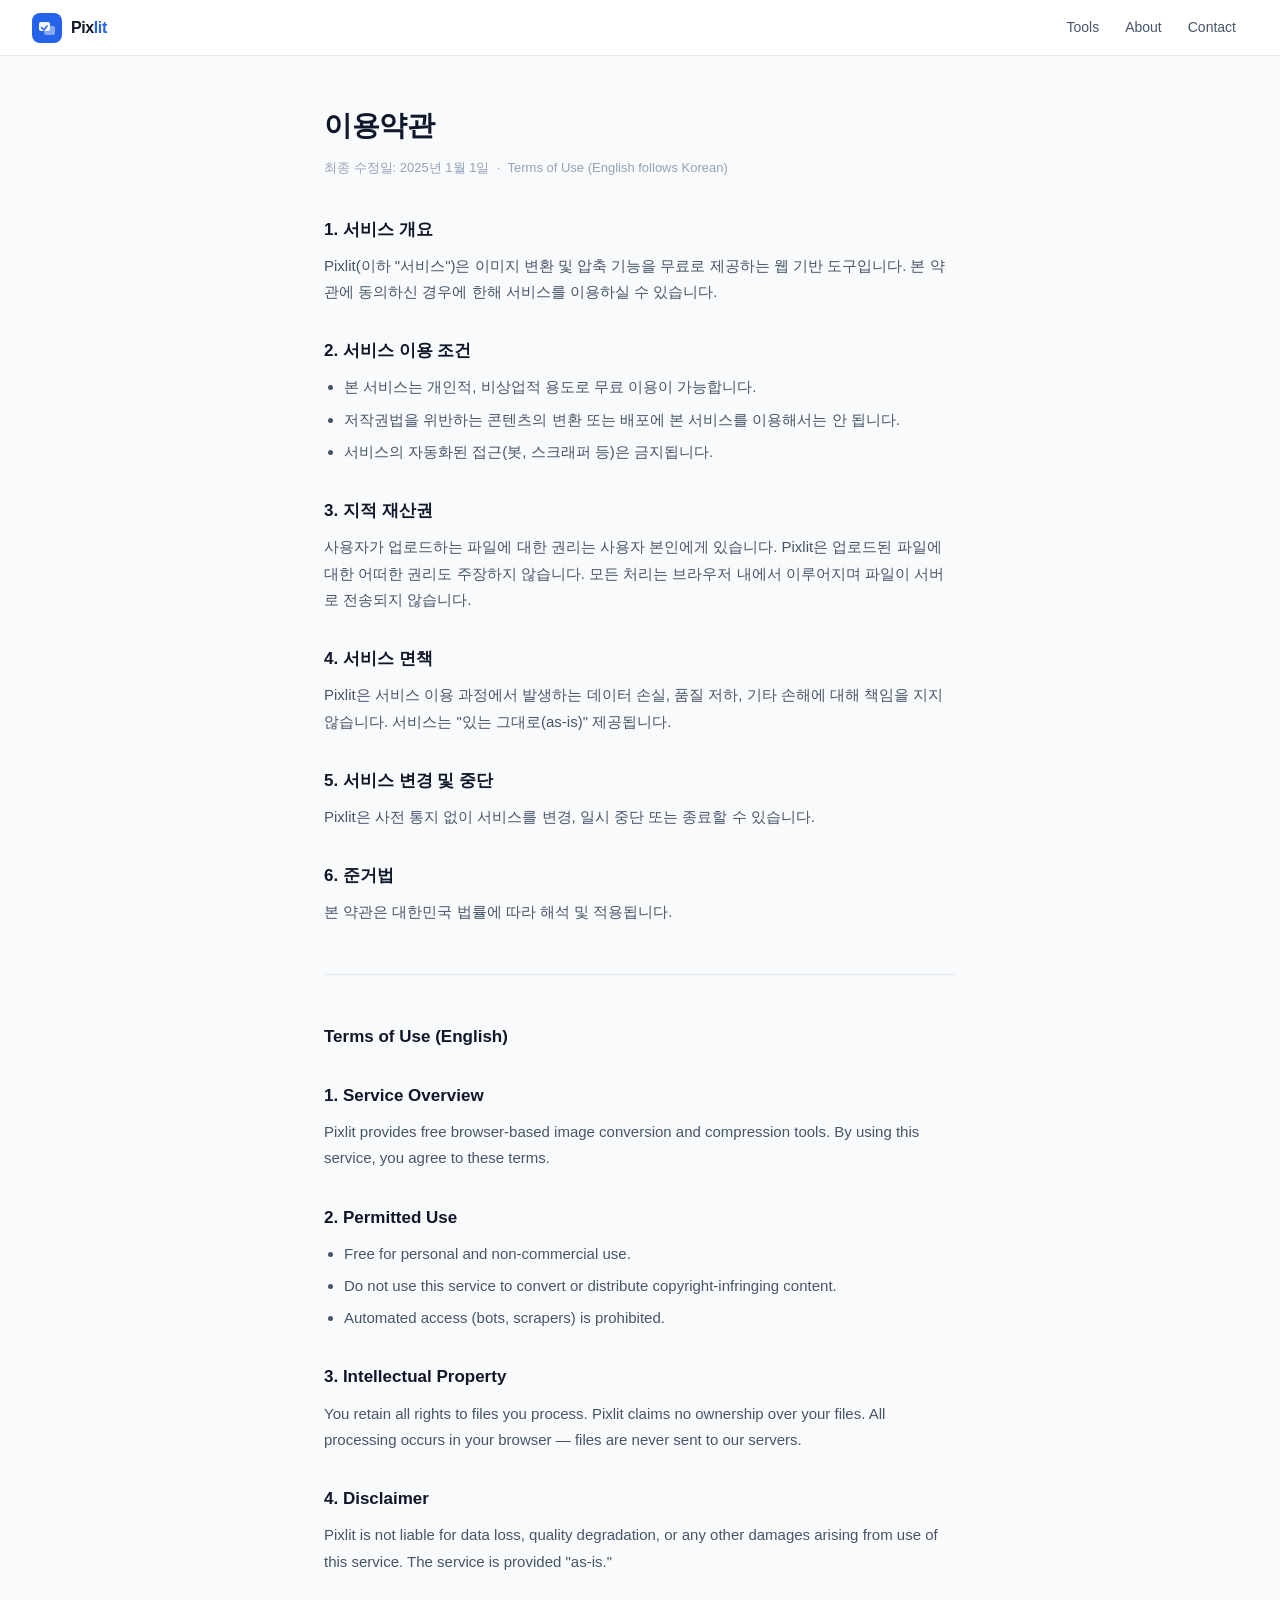
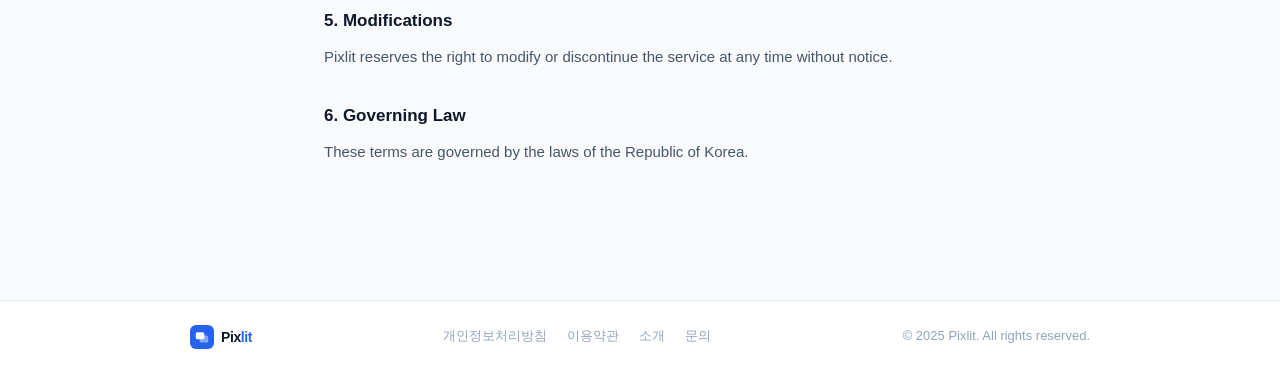
<file: pages/terms.html>
<!DOCTYPE html>
<html lang="ko">
<head>
  <meta charset="UTF-8" />
  <meta name="viewport" content="width=device-width, initial-scale=1.0" />
  <meta name="description" content="Pixlit 이용약관 — 무료 HEIC JPG 변환 및 이미지 압축 서비스 이용에 관한 약관입니다." />
  <title>이용약관 — Pixlit</title>
  <link rel="icon" type="image/svg+xml" href="../favicon.svg" />
  <link rel="stylesheet" href="../css/style.css" />
</head>
<body>
  <nav class="navbar">
    <a href="../index.html" class="logo">
      <div class="logo-icon"><svg width="18" height="18" viewBox="0 0 18 18" fill="none"><rect x="1" y="3" width="11" height="9" rx="2" fill="white" opacity="0.95"/><rect x="6" y="7" width="11" height="9" rx="2" fill="white" opacity="0.45"/><path d="M3.5 8.5L6 11L9 7" stroke="#2563EB" stroke-width="1.6" stroke-linecap="round" stroke-linejoin="round"/></svg></div>
      <span class="logo-name">Pix<span>lit</span></span>
    </a>
    <div class="nav-links">
      <a href="../index.html" class="nav-link">Tools</a>
      <a href="about.html" class="nav-link">About</a>
      <a href="contact.html" class="nav-link">Contact</a>
    </div>
  </nav>

  <main class="simple-page">
    <h1>이용약관</h1>
    <p class="page-date">최종 수정일: 2025년 1월 1일 &nbsp;·&nbsp; Terms of Use (English follows Korean)</p>

    <h2>1. 서비스 개요</h2>
    <p>Pixlit(이하 "서비스")은 이미지 변환 및 압축 기능을 무료로 제공하는 웹 기반 도구입니다. 본 약관에 동의하신 경우에 한해 서비스를 이용하실 수 있습니다.</p>

    <h2>2. 서비스 이용 조건</h2>
    <ul>
      <li>본 서비스는 개인적, 비상업적 용도로 무료 이용이 가능합니다.</li>
      <li>저작권법을 위반하는 콘텐츠의 변환 또는 배포에 본 서비스를 이용해서는 안 됩니다.</li>
      <li>서비스의 자동화된 접근(봇, 스크래퍼 등)은 금지됩니다.</li>
    </ul>

    <h2>3. 지적 재산권</h2>
    <p>사용자가 업로드하는 파일에 대한 권리는 사용자 본인에게 있습니다. Pixlit은 업로드된 파일에 대한 어떠한 권리도 주장하지 않습니다. 모든 처리는 브라우저 내에서 이루어지며 파일이 서버로 전송되지 않습니다.</p>

    <h2>4. 서비스 면책</h2>
    <p>Pixlit은 서비스 이용 과정에서 발생하는 데이터 손실, 품질 저하, 기타 손해에 대해 책임을 지지 않습니다. 서비스는 "있는 그대로(as-is)" 제공됩니다.</p>

    <h2>5. 서비스 변경 및 중단</h2>
    <p>Pixlit은 사전 통지 없이 서비스를 변경, 일시 중단 또는 종료할 수 있습니다.</p>

    <h2>6. 준거법</h2>
    <p>본 약관은 대한민국 법률에 따라 해석 및 적용됩니다.</p>

    <hr style="margin:48px 0;border:none;border-top:0.5px solid var(--border)">

    <h2>Terms of Use (English)</h2>

    <h2>1. Service Overview</h2>
    <p>Pixlit provides free browser-based image conversion and compression tools. By using this service, you agree to these terms.</p>

    <h2>2. Permitted Use</h2>
    <ul>
      <li>Free for personal and non-commercial use.</li>
      <li>Do not use this service to convert or distribute copyright-infringing content.</li>
      <li>Automated access (bots, scrapers) is prohibited.</li>
    </ul>

    <h2>3. Intellectual Property</h2>
    <p>You retain all rights to files you process. Pixlit claims no ownership over your files. All processing occurs in your browser — files are never sent to our servers.</p>

    <h2>4. Disclaimer</h2>
    <p>Pixlit is not liable for data loss, quality degradation, or any other damages arising from use of this service. The service is provided "as-is."</p>

    <h2>5. Modifications</h2>
    <p>Pixlit reserves the right to modify or discontinue the service at any time without notice.</p>

    <h2>6. Governing Law</h2>
    <p>These terms are governed by the laws of the Republic of Korea.</p>
  </main>

  <footer class="footer">
    <div class="footer-inner">
      <a href="../index.html" class="logo" style="gap:7px">
        <div class="logo-icon" style="width:24px;height:24px;border-radius:6px"><svg width="14" height="14" viewBox="0 0 18 18" fill="none"><rect x="1" y="3" width="11" height="9" rx="2" fill="white" opacity="0.95"/><rect x="6" y="7" width="11" height="9" rx="2" fill="white" opacity="0.45"/></svg></div>
        <span class="logo-name" style="font-size:14px">Pix<span>lit</span></span>
      </a>
      <div class="footer-links">
        <a href="privacy.html" class="footer-link">개인정보처리방침</a>
        <a href="terms.html" class="footer-link">이용약관</a>
        <a href="about.html" class="footer-link">소개</a>
        <a href="contact.html" class="footer-link">문의</a>
      </div>
      <div class="footer-copy">© 2025 Pixlit. All rights reserved.</div>
    </div>
  </footer>
</body>
</html>
</file>
<file: css/style.css>
/* =============================================
   Pixlit — Global Stylesheet
   ============================================= */

*, *::before, *::after {
  box-sizing: border-box;
  margin: 0;
  padding: 0;
}

:root {
  --brand:        #2563EB;
  --brand-dark:   #1D4ED8;
  --brand-light:  #EFF6FF;
  --surface:      #FFFFFF;
  --surface-1:    #F8FAFC;
  --surface-2:    #F1F5F9;
  --border:       #E2E8F0;
  --border-strong:#CBD5E1;
  --text:         #0F172A;
  --text-sec:     #475569;
  --text-muted:   #94A3B8;
  --success:      #15803D;
  --success-bg:   #DCFCE7;
  --radius:       10px;
  --shadow:       0 1px 3px rgba(0,0,0,0.08), 0 1px 2px rgba(0,0,0,0.04);
  --shadow-md:    0 4px 12px rgba(0,0,0,0.08), 0 2px 4px rgba(0,0,0,0.04);
}

html { scroll-behavior: smooth; }

body {
  font-family: -apple-system, BlinkMacSystemFont, 'Segoe UI', 'Helvetica Neue', Arial, sans-serif;
  background: var(--surface-1);
  color: var(--text);
  font-size: 15px;
  line-height: 1.6;
  -webkit-font-smoothing: antialiased;
}

a { color: var(--brand); text-decoration: none; }
a:hover { text-decoration: underline; }

/* =============================================
   NAVBAR
   ============================================= */

.navbar {
  background: var(--surface);
  border-bottom: 0.5px solid var(--border);
  padding: 0 32px;
  height: 56px;
  display: flex;
  align-items: center;
  justify-content: space-between;
  position: sticky;
  top: 0;
  z-index: 200;
}

.logo {
  display: flex;
  align-items: center;
  gap: 9px;
  text-decoration: none;
}

.logo-icon {
  width: 30px;
  height: 30px;
  background: var(--brand);
  border-radius: 8px;
  display: flex;
  align-items: center;
  justify-content: center;
  flex-shrink: 0;
}

.logo-name {
  font-size: 16px;
  font-weight: 700;
  color: var(--text);
  letter-spacing: -0.4px;
}

.logo-name span { color: var(--brand); }

.nav-links {
  display: flex;
  align-items: center;
  gap: 2px;
}

.nav-link {
  padding: 6px 12px;
  border-radius: 7px;
  color: var(--text-sec);
  font-size: 14px;
  font-weight: 500;
  cursor: pointer;
  border: none;
  background: none;
  transition: background 0.15s, color 0.15s;
}

.nav-link:hover {
  background: var(--surface-2);
  color: var(--text);
}

.nav-link.active {
  color: var(--brand);
  background: var(--brand-light);
}

.nav-lang {
  display: flex;
  align-items: center;
  gap: 4px;
  padding: 5px 10px;
  border: 0.5px solid var(--border-strong);
  border-radius: 7px;
  font-size: 13px;
  color: var(--text-sec);
  cursor: pointer;
  margin-left: 10px;
  transition: background 0.15s;
}

.nav-lang:hover { background: var(--surface-2); }

.nav-mobile-menu {
  display: none;
  background: none;
  border: none;
  cursor: pointer;
  padding: 4px;
}

/* =============================================
   HERO
   ============================================= */

.hero {
  padding: 56px 24px 40px;
  text-align: center;
  max-width: 640px;
  margin: 0 auto;
}

.hero-badge {
  display: inline-flex;
  align-items: center;
  gap: 6px;
  background: var(--brand-light);
  color: var(--brand);
  font-size: 12px;
  font-weight: 600;
  padding: 4px 12px;
  border-radius: 20px;
  margin-bottom: 18px;
}

.hero h1 {
  font-size: 36px;
  font-weight: 800;
  color: var(--text);
  letter-spacing: -0.8px;
  line-height: 1.2;
  margin-bottom: 14px;
}

.hero h1 span { color: var(--brand); }

.hero p {
  font-size: 15px;
  color: var(--text-sec);
  line-height: 1.7;
  max-width: 460px;
  margin: 0 auto;
}

.hero-tags {
  display: flex;
  justify-content: center;
  flex-wrap: wrap;
  gap: 7px;
  margin-top: 20px;
}

/* =============================================
   TAGS / BADGES
   ============================================= */

.tag {
  display: inline-flex;
  align-items: center;
  gap: 4px;
  font-size: 12px;
  font-weight: 500;
  padding: 3px 10px;
  border-radius: 20px;
}

/* =============================================
   STATS ROW
   ============================================= */

.stats {
  display: flex;
  justify-content: center;
  gap: 40px;
  padding: 16px 24px;
  max-width: 520px;
  margin: 0 auto 24px;
}

.stat { text-align: center; }

.stat-num {
  font-size: 28px;
  font-weight: 800;
  color: var(--text);
  letter-spacing: -0.5px;
  line-height: 1.2;
}

.stat-label {
  font-size: 12px;
  color: var(--text-muted);
  margin-top: 6px;
  line-height: 1.4;
}

/* =============================================
   AD BANNER
   ============================================= */

.ad-banner {
  background: var(--surface);
  border: 0.5px solid var(--border);
  border-radius: 10px;
  height: 80px;
  display: flex;
  align-items: center;
  justify-content: center;
  margin: 0 24px 24px;
  color: var(--text-muted);
  font-size: 12px;
  letter-spacing: 0.3px;
}

/* =============================================
   MAIN LAYOUT
   ============================================= */

.main-container {
  max-width: 900px;
  margin: 0 auto;
  padding: 0 24px 60px;
}

.content-grid {
  display: grid;
  grid-template-columns: 1fr 240px;
  gap: 20px;
  align-items: start;
}

/* =============================================
   TOOL CARD
   ============================================= */

.tool-card {
  background: var(--surface);
  border: 0.5px solid var(--border);
  border-radius: 16px;
  overflow: hidden;
  box-shadow: var(--shadow);
}

/* =============================================
   TABS
   ============================================= */

.tab-bar {
  display: flex;
  border-bottom: 0.5px solid var(--border);
  background: var(--surface-1);
  padding: 0 6px;
}

.tab {
  flex: 1;
  padding: 13px 0;
  text-align: center;
  font-size: 13px;
  font-weight: 500;
  color: var(--text-muted);
  cursor: pointer;
  display: flex;
  align-items: center;
  justify-content: center;
  gap: 7px;
  border: none;
  border-bottom: 2px solid transparent;
  outline: none;
  margin-bottom: -0.5px;
  transition: color 0.15s;
  user-select: none;
  font-family: inherit;
  background: transparent;
}

.tab.active {
  color: var(--brand);
  border-bottom-color: var(--brand);
  background: var(--surface);
}

.tab svg { opacity: 0.6; }
.tab.active svg { opacity: 1; }

/* =============================================
   TOOL BODY
   ============================================= */

.tool-body {
  padding: 28px;
  display: none;
}

.tool-body.active { display: block; }

/* =============================================
   UPLOAD ZONE
   ============================================= */

.upload-zone {
  border: 1.5px dashed var(--border-strong);
  border-radius: 12px;
  padding: 36px 24px;
  text-align: center;
  background: var(--surface-1);
  cursor: pointer;
  transition: border-color 0.15s, background 0.15s;
}

.upload-zone:hover,
.upload-zone.drag-over {
  border-color: var(--brand);
  background: var(--brand-light);
}

.upload-zone-icon {
  width: 44px;
  height: 44px;
  background: var(--surface-2);
  border-radius: 12px;
  display: flex;
  align-items: center;
  justify-content: center;
  margin: 0 auto 14px;
  transition: background 0.15s;
}

.upload-zone:hover .upload-zone-icon {
  background: #DBEAFE;
}

.upload-zone-title {
  font-size: 14px;
  font-weight: 600;
  color: var(--text);
  margin-bottom: 4px;
}

.upload-zone-sub {
  font-size: 13px;
  color: var(--text-muted);
  margin-bottom: 16px;
}

.upload-btn {
  display: inline-flex;
  align-items: center;
  gap: 6px;
  padding: 8px 16px;
  background: var(--brand);
  color: #fff;
  border-radius: 8px;
  font-size: 13px;
  font-weight: 500;
  cursor: pointer;
  border: none;
  transition: background 0.15s;
}

.upload-btn:hover { background: var(--brand-dark); }

.upload-formats {
  font-size: 12px;
  color: var(--text-muted);
  margin-top: 12px;
}

/* hidden real file input */
.upload-input { display: none; }

/* =============================================
   BATCH INDICATOR
   ============================================= */

.batch-indicator {
  display: none;
  align-items: center;
  gap: 8px;
  padding: 9px 12px;
  background: var(--brand-light);
  border-radius: 8px;
  margin-top: 14px;
  font-size: 13px;
  color: var(--brand);
  font-weight: 500;
}

.batch-indicator.visible { display: flex; }

.batch-dot {
  width: 7px;
  height: 7px;
  background: var(--brand);
  border-radius: 50%;
  flex-shrink: 0;
}

/* =============================================
   OPTIONS ROW
   ============================================= */

.options-row {
  display: grid;
  grid-template-columns: 1fr 1fr;
  gap: 12px;
  margin-top: 18px;
}

.option-box {
  background: var(--surface-1);
  border: 0.5px solid var(--border);
  border-radius: 10px;
  padding: 14px;
}

.option-label {
  font-size: 11px;
  color: var(--text-muted);
  font-weight: 600;
  text-transform: uppercase;
  letter-spacing: 0.5px;
  margin-bottom: 10px;
}

/* Slider */
.slider-wrap {
  display: flex;
  align-items: center;
  gap: 10px;
}

.slider {
  flex: 1;
  -webkit-appearance: none;
  height: 4px;
  border-radius: 2px;
  outline: none;
  cursor: pointer;
}

.slider::-webkit-slider-thumb {
  -webkit-appearance: none;
  width: 16px;
  height: 16px;
  border-radius: 50%;
  background: var(--brand);
  cursor: pointer;
  border: 2px solid #fff;
  box-shadow: 0 0 0 1px var(--brand);
}

.slider::-moz-range-thumb {
  width: 16px;
  height: 16px;
  border-radius: 50%;
  background: var(--brand);
  cursor: pointer;
  border: 2px solid #fff;
  box-shadow: 0 0 0 1px var(--brand);
}

.slider-val {
  font-size: 13px;
  font-weight: 700;
  color: var(--brand);
  min-width: 36px;
  text-align: right;
}

/* Toggle */
.toggle-row {
  display: flex;
  align-items: center;
  justify-content: space-between;
  gap: 8px;
}

.toggle-info { flex: 1; }

.toggle-sub {
  font-size: 12px;
  color: var(--text-sec);
  margin-top: 3px;
}

.toggle {
  width: 36px;
  height: 20px;
  background: var(--border-strong);
  border-radius: 10px;
  position: relative;
  cursor: pointer;
  flex-shrink: 0;
  transition: background 0.2s;
}

.toggle.on { background: var(--brand); }

.toggle::after {
  content: '';
  width: 16px;
  height: 16px;
  background: #fff;
  border-radius: 50%;
  position: absolute;
  top: 2px;
  left: 2px;
  transition: transform 0.2s;
  box-shadow: 0 1px 3px rgba(0,0,0,0.15);
}

.toggle.on::after { transform: translateX(16px); }

/* =============================================
   BEFORE / AFTER PREVIEW
   ============================================= */

.before-after {
  display: grid;
  grid-template-columns: 1fr 1fr;
  gap: 12px;
  margin-top: 18px;
}

.preview-box {
  background: var(--surface-1);
  border: 0.5px solid var(--border);
  border-radius: 10px;
  overflow: hidden;
}

.preview-label {
  font-size: 11px;
  color: var(--text-muted);
  font-weight: 600;
  text-transform: uppercase;
  letter-spacing: 0.5px;
  padding: 10px 12px 0;
}

.preview-thumb {
  height: 100px;
  display: flex;
  align-items: center;
  justify-content: center;
  margin: 8px 10px;
  border-radius: 6px;
  overflow: hidden;
  background: var(--surface-2);
}

.preview-thumb img {
  width: 100%;
  height: 100%;
  object-fit: cover;
}

.preview-thumb.placeholder-before {
  background: linear-gradient(135deg, #E0E7FF, #C7D2FE);
}

.preview-thumb.placeholder-after {
  background: linear-gradient(135deg, #D1FAE5, #A7F3D0);
}

.preview-meta {
  padding: 0 12px 10px;
  display: flex;
  align-items: center;
  gap: 6px;
  flex-wrap: wrap;
}

.preview-size {
  font-size: 13px;
  font-weight: 700;
  color: var(--text);
}

.preview-fmt {
  font-size: 12px;
  color: var(--text-muted);
  font-weight: 400;
}

.save-badge {
  background: var(--success-bg);
  color: var(--success);
  font-size: 11px;
  font-weight: 700;
  padding: 2px 7px;
  border-radius: 4px;
}

/* =============================================
   FILE LIST (batch)
   ============================================= */

.file-list {
  margin-top: 16px;
  display: none;
  flex-direction: column;
  gap: 8px;
}

.file-list.visible { display: flex; }

.file-item {
  display: flex;
  align-items: center;
  gap: 10px;
  padding: 10px 12px;
  background: var(--surface-1);
  border: 0.5px solid var(--border);
  border-radius: 8px;
  font-size: 13px;
}

.file-item-name {
  flex: 1;
  color: var(--text);
  font-weight: 500;
  white-space: nowrap;
  overflow: hidden;
  text-overflow: ellipsis;
}

.file-item-size { color: var(--text-muted); font-size: 12px; }

.file-item-status {
  font-size: 12px;
  font-weight: 600;
  color: var(--text-muted);
}

.file-item-status.done { color: var(--success); }
.file-item-status.error { color: #DC2626; }

.file-remove {
  background: none;
  border: none;
  cursor: pointer;
  color: var(--text-muted);
  padding: 2px;
  display: flex;
  align-items: center;
  border-radius: 4px;
}

.file-remove:hover { color: #DC2626; background: #FEE2E2; }

/* =============================================
   ACTION ROW
   ============================================= */

.action-row {
  display: flex;
  align-items: stretch;
  gap: 10px;
  margin-top: 18px;
}

.btn-primary {
  flex: 1;
  min-width: 0;
  position: relative;
  padding: 11px 16px;
  background: var(--brand);
  color: #fff;
  border: none;
  border-radius: 9px;
  font-size: 14px;
  font-weight: 600;
  cursor: pointer;
  display: flex;
  align-items: center;
  justify-content: center;
  white-space: nowrap;
  transition: background 0.15s;
}

.btn-primary:hover { background: var(--brand-dark); }
.btn-primary:disabled { background: var(--border-strong); cursor: not-allowed; }

.btn-primary .btn-icon {
  position: absolute;
  left: 14px;
  display: flex;
  align-items: center;
}

.btn-secondary {
  padding: 11px 16px;
  background: var(--surface-1);
  color: var(--text-sec);
  border: 0.5px solid var(--border-strong);
  border-radius: 9px;
  font-size: 14px;
  font-weight: 500;
  cursor: pointer;
  white-space: nowrap;
  flex-shrink: 0;
  transition: background 0.15s, color 0.15s;
}

.btn-secondary:hover { background: var(--surface-2); color: var(--text); }
.btn-secondary:disabled { opacity: 0.5; cursor: not-allowed; }

/* 변환/압축 시작 버튼 — 조금 더 두드러지게 */
.btn-convert {
  font-size: 15px;
  padding: 13px 20px;
  letter-spacing: 0.01em;
}

/* 다운로드 행 — 살짝 구분감 */
.action-row-done {
  margin-top: 0;
  padding-top: 10px;
  border-top: 1px solid var(--border);
}

/* =============================================
   PROGRESS BAR
   ============================================= */

.progress-wrap {
  display: none;
  margin-top: 14px;
}

.progress-wrap.visible { display: block; }

.progress-bar-bg {
  height: 5px;
  background: var(--border);
  border-radius: 3px;
  overflow: hidden;
}

.progress-bar-fill {
  height: 100%;
  background: var(--brand);
  border-radius: 3px;
  transition: width 0.3s ease;
  width: 0%;
}

.progress-label {
  font-size: 12px;
  color: var(--text-muted);
  margin-top: 6px;
  text-align: center;
}

/* =============================================
   AD INLINE (result area)
   ============================================= */

.ad-inline {
  margin-top: 20px;
  padding-top: 20px;
  border-top: 0.5px solid var(--border);
  background: var(--surface-1);
  border-radius: 8px;
  height: 70px;
  display: flex;
  align-items: center;
  justify-content: center;
  color: var(--text-muted);
  font-size: 12px;
}

/* =============================================
   SIDEBAR
   ============================================= */

.sidebar {
  display: flex;
  flex-direction: column;
  gap: 14px;
}

.ad-sidebar {
  background: var(--surface);
  border: 0.5px solid var(--border);
  border-radius: 12px;
  height: 260px;
  display: flex;
  align-items: center;
  justify-content: center;
  flex-direction: column;
  gap: 4px;
  color: var(--text-muted);
  font-size: 12px;
}

.how-it-works {
  background: var(--surface);
  border: 0.5px solid var(--border);
  border-radius: 12px;
  padding: 16px;
}

.how-it-works h3 {
  font-size: 13px;
  font-weight: 700;
  color: var(--text);
  margin-bottom: 14px;
}

.step-list {
  display: flex;
  flex-direction: column;
  gap: 10px;
}

.step-item {
  display: flex;
  align-items: flex-start;
  gap: 10px;
}

.step-num {
  width: 20px;
  height: 20px;
  background: var(--brand-light);
  color: var(--brand);
  border-radius: 50%;
  display: flex;
  align-items: center;
  justify-content: center;
  font-size: 11px;
  font-weight: 700;
  flex-shrink: 0;
  margin-top: 1px;
}

.step-text {
  font-size: 13px;
  color: var(--text-sec);
  line-height: 1.5;
}

/* =============================================
   FOOTER
   ============================================= */

.footer {
  background: var(--surface);
  border-top: 0.5px solid var(--border);
  padding: 24px 32px;
  margin-top: 40px;
}

.footer-inner {
  max-width: 900px;
  margin: 0 auto;
  display: flex;
  justify-content: space-between;
  align-items: center;
  flex-wrap: wrap;
  gap: 14px;
}

.footer-links {
  display: flex;
  gap: 20px;
  flex-wrap: wrap;
}

.footer-link {
  font-size: 13px;
  color: var(--text-muted);
  cursor: pointer;
  transition: color 0.15s;
}

.footer-link:hover { color: var(--text-sec); }

.footer-copy {
  font-size: 13px;
  color: var(--text-muted);
}

/* =============================================
   SIMPLE PAGE (Privacy, Terms, About, Contact)
   ============================================= */

.simple-page {
  max-width: 680px;
  margin: 0 auto;
  padding: 48px 24px 80px;
}

.simple-page h1 {
  font-size: 28px;
  font-weight: 800;
  color: var(--text);
  letter-spacing: -0.5px;
  margin-bottom: 8px;
}

.simple-page .page-date {
  font-size: 13px;
  color: var(--text-muted);
  margin-bottom: 36px;
}

.simple-page h2 {
  font-size: 17px;
  font-weight: 700;
  color: var(--text);
  margin: 32px 0 10px;
}

.simple-page p {
  font-size: 15px;
  color: var(--text-sec);
  line-height: 1.75;
  margin-bottom: 14px;
}

.simple-page ul {
  padding-left: 20px;
  color: var(--text-sec);
  font-size: 15px;
  line-height: 1.75;
  margin-bottom: 14px;
}

.simple-page ul li { margin-bottom: 6px; }

/* Contact form */
.contact-form {
  margin-top: 32px;
  display: flex;
  flex-direction: column;
  gap: 16px;
}

.form-group { display: flex; flex-direction: column; gap: 6px; }

.form-label {
  font-size: 13px;
  font-weight: 600;
  color: var(--text);
}

.form-input,
.form-textarea {
  padding: 10px 14px;
  border: 0.5px solid var(--border-strong);
  border-radius: 8px;
  font-size: 14px;
  color: var(--text);
  background: var(--surface);
  font-family: inherit;
  outline: none;
  transition: border-color 0.15s, box-shadow 0.15s;
}

.form-input:focus,
.form-textarea:focus {
  border-color: var(--brand);
  box-shadow: 0 0 0 3px rgba(37,99,235,0.1);
}

.form-textarea {
  height: 140px;
  resize: vertical;
}

/* =============================================
   TOAST NOTIFICATION
   ============================================= */

.toast {
  position: fixed;
  bottom: 24px;
  left: 50%;
  transform: translateX(-50%) translateY(80px);
  background: var(--text);
  color: #fff;
  padding: 10px 20px;
  border-radius: 8px;
  font-size: 13px;
  font-weight: 500;
  z-index: 999;
  opacity: 0;
  transition: transform 0.3s ease, opacity 0.3s ease;
  white-space: nowrap;
}

.toast.show {
  transform: translateX(-50%) translateY(0);
  opacity: 1;
}

/* =============================================
   RESPONSIVE — MOBILE
   ============================================= */

@media (max-width: 680px) {
  .navbar { padding: 0 16px; }

  .nav-links .nav-link,
  .nav-links .nav-lang { display: none; }

  .nav-mobile-menu { display: flex; }

  .hero { padding: 36px 16px 28px; }
  .hero h1 { font-size: 26px; }

  .stats { gap: 20px; }
  .stat-num { font-size: 18px; }

  .ad-banner { margin: 0 16px 16px; height: 60px; }

  .main-container { padding: 0 12px 40px; }

  .content-grid {
    grid-template-columns: 1fr;
  }

  .sidebar { display: none; }

  .tool-body { padding: 18px; }

  .options-row { grid-template-columns: 1fr; }

  .before-after { grid-template-columns: 1fr; }

  .action-row { flex-direction: column; }

  .btn-primary,
  .btn-secondary { width: 100%; justify-content: center; }

  .footer { padding: 20px 16px; }

  .footer-inner { flex-direction: column; align-items: flex-start; gap: 10px; }

  /* 모바일 전용 인라인 광고 */
  .ad-mobile {
    display: block;
    background: var(--surface-1);
    border: 0.5px solid var(--border);
    border-radius: 10px;
    height: 100px;
    display: flex;
    align-items: center;
    justify-content: center;
    flex-direction: column;
    gap: 4px;
    color: var(--text-muted);
    font-size: 12px;
    margin-top: 16px;
  }
}

/* 데스크탑에서는 모바일 광고 숨김 */
.ad-mobile {
  display: none;
}

@media (prefers-reduced-motion: reduce) {
  *, *::before, *::after { transition: none !important; animation: none !important; }
}

/* =============================================
   BACKGROUND REMOVAL
   ============================================= */

.bgremove-notice {
  display: flex;
  align-items: flex-start;
  gap: 8px;
  padding: 10px 13px;
  background: var(--brand-light);
  border: 0.5px solid #BFDBFE;
  border-radius: 8px;
  margin-top: 14px;
  font-size: 12.5px;
  color: #1E40AF;
  line-height: 1.5;
}

.bgremove-notice svg { flex-shrink: 0; margin-top: 1px; }

/* 결과 미리보기 투명 체커보드 */
.bgremove-checker {
  background: repeating-conic-gradient(#d1d5db 0% 25%, #fff 0% 50%)
              0 0 / 12px 12px !important;
}

.bgremove-checker img {
  width: 100%;
  height: 100%;
  object-fit: contain;
}

/* 탭 3개 — 모바일 글씨 크기 조정 */
@media (max-width: 480px) {
  .tab { font-size: 11.5px; gap: 5px; padding: 11px 0; }
  .tab svg { width: 13px; height: 13px; }
}
</file>
